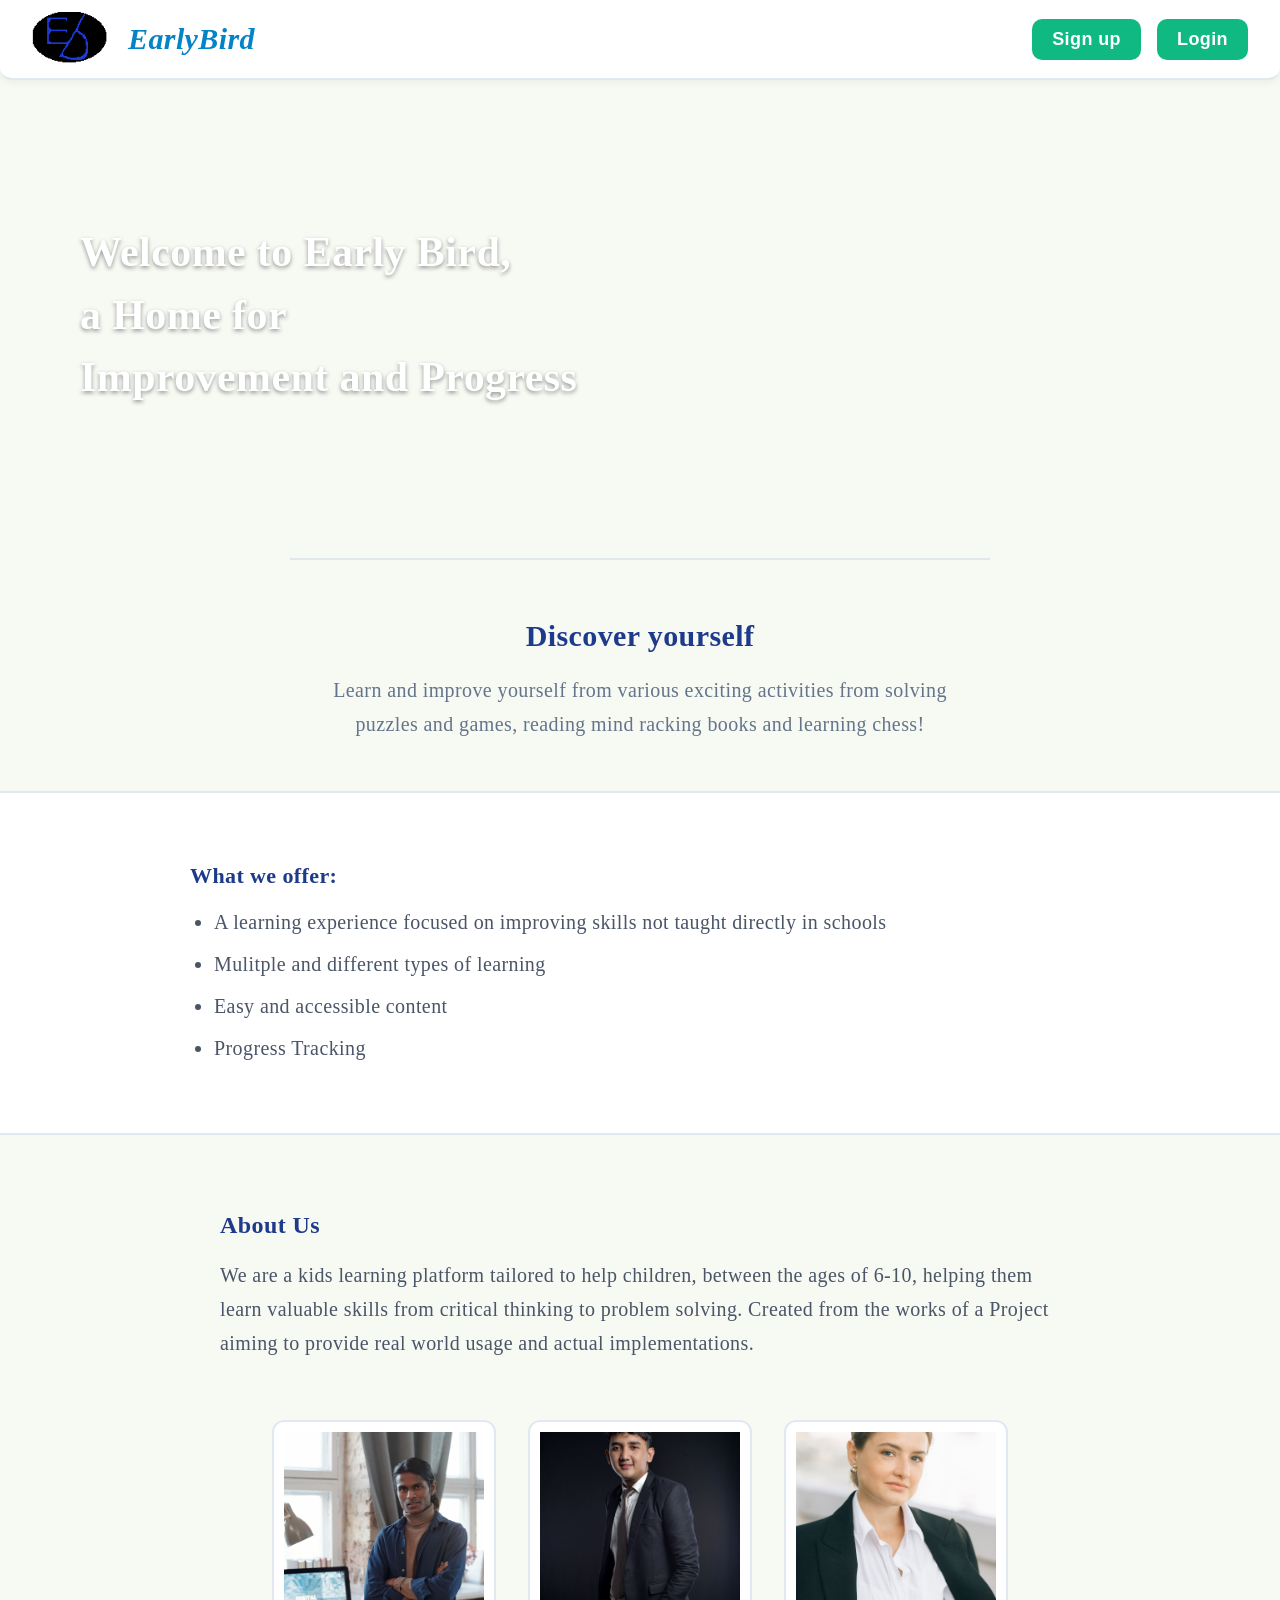
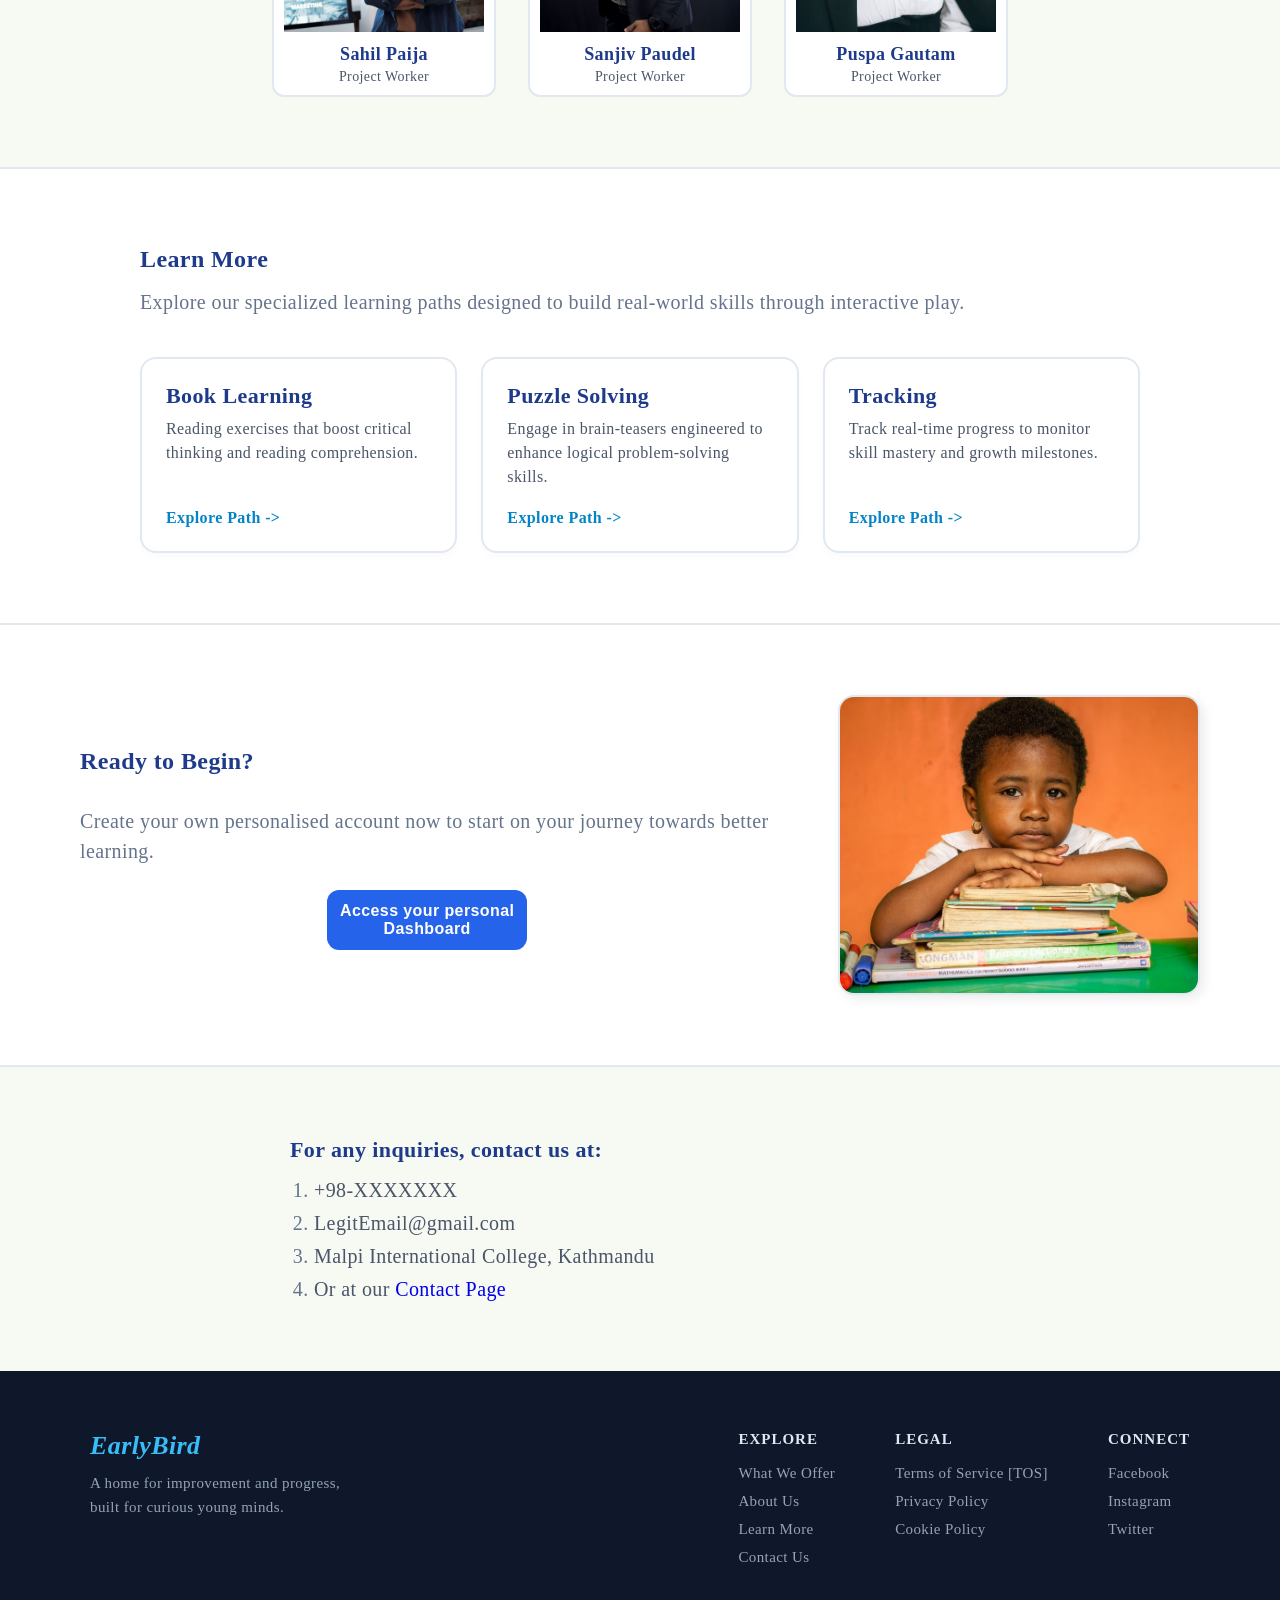
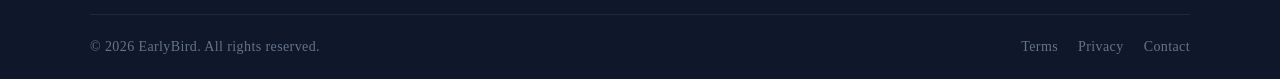
<file: index.html>
<!DOCTYPE html>

<HTML lang="en">

<head>
    <meta charset="UTF-8">
    <meta name="viewport" content="width=device-width ,initial-scale=1.0">
    <title>EarlyBird</title>
    <link rel="stylesheet" href="Style/index.css">
</head>

<body>
    <nav class="navbar">

        <div class="navleft">
        <img class="Logo" src="Assets/Pictures/PixelLogoFrame.png" alt="EarlyBird Logo">
        <p class="LogoName">EarlyBird</p>
        </div>

        <div class="navright">
        <button id="sign_open">Sign up</button>
        <button id="sign_open2">Login</button>
        </div>

        <!-- Sign up modal/pop up -->
        <section class="modal-container" id="modal_container">
            <div class="modal">
                <h1>Sign up</h1>
                <div id="errors"></div>
                <form id="form">
                    <div>
                        <label for="username-input">
                            <svg xmlns="http://www.w3.org/2000/svg" height="24px" viewBox="0 -960 960 960" width="24px"
                                fill="#e3e3e3">
                                <path
                                    d="M367-527q-47-47-47-113t47-113q47-47 113-47t113 47q47 47 47 113t-47 113q-47 47-113 47t-113-47ZM160-160v-112q0-34 17.5-62.5T224-378q62-31 126-46.5T480-440q66 0 130 15.5T736-378q29 15 46.5 43.5T800-272v112H160Z" />
                            </svg>
                        </label>
                        <input type="text" name="username" id="usernameinput" placeholder="Username">
                    </div>

                    <div>
                        <label for="email-input">
                            <span>@</span>
                        </label>
                        <input type="email" name="email" id="emailinput" placeholder="Email">
                    </div>

                    <div>
                        <label for="password-input">
                            <svg xmlns="http://www.w3.org/2000/svg" height="24px" viewBox="0 -960 960 960" width="24px"
                                fill="#e3e3e3">
                                <path
                                    d="M240-80q-33 0-56.5-23.5T160-160v-400q0-33 23.5-56.5T240-640h40v-80q0-83 58.5-141.5T480-920q83 0 141.5 58.5T680-720v80h40q33 0 56.5 23.5T800-560v400q0 33-23.5 56.5T720-80H240Zm296.5-223.5Q560-327 560-360t-23.5-56.5Q513-440 480-440t-56.5 23.5Q400-393 400-360t23.5 56.5Q447-280 480-280t56.5-23.5ZM360-640h240v-80q0-50-35-85t-85-35q-50 0-85 35t-35 85v80Z" />
                            </svg>
                        </label>
                        <input type="password" name="password" id="passwordinput" placeholder="Password">
                    </div>

                    <div>
                        <label for="repeatpassword-input">
                            <svg xmlns="http://www.w3.org/2000/svg" height="24px" viewBox="0 -960 960 960" width="24px"
                                fill="#e3e3e3">
                                <path
                                    d="M240-80q-33 0-56.5-23.5T160-160v-400q0-33 23.5-56.5T240-640h40v-80q0-83 58.5-141.5T480-920q83 0 141.5 58.5T680-720v80h40q33 0 56.5 23.5T800-560v400q0 33-23.5 56.5T720-80H240Zm296.5-223.5Q560-327 560-360t-23.5-56.5Q513-440 480-440t-56.5 23.5Q400-393 400-360t23.5 56.5Q447-280 480-280t56.5-23.5ZM360-640h240v-80q0-50-35-85t-85-35q-50 0-85 35t-35 85v80Z" />
                            </svg>
                        </label>
                        <input type="password" name="repeatpassword" id="repeatpasswordinput"
                            placeholder="Repeat Password">
                    </div>

                    <button type="submit" id="Signupbutton">Sign Up</button>
                    <button type="button" id="sign_close">Close</button>
                    <p>Already have an account?<button id="login" type="button">Login</button></p>
                </form>
            </div>
        </section>

        <!-- Login modal/pop up -->
        <section class="login-modal-container" id="login_modal_container">
            <div class="login_modal">
                <h1>Login</h1>
                <div id="login_errors"></div>

                <form id="login_form">

                    <div>
                        <label for="loginusername_input">
                            <svg xmlns="http://www.w3.org/2000/svg" height="24px" viewBox="0 -960 960 960" width="24px"
                                fill="#e3e3e3">
                                <path
                                    d="M367-527q-47-47-47-113t47-113q47-47 113-47t113 47q47 47 47 113t-47 113q-47 47-113 47t-113-47ZM160-160v-112q0-34 17.5-62.5T224-378q62-31 126-46.5T480-440q66 0 130 15.5T736-378q29 15 46.5 43.5T800-272v112H160Z" />
                            </svg>
                        </label>
                        <input type="text" name="username" id="loginusername_input" placeholder="Username">
                    </div>

                    <div>
                        <label for="loginpassword_input">
                            <svg xmlns="http://www.w3.org/2000/svg" height="24px" viewBox="0 -960 960 960" width="24px"
                                fill="#e3e3e3">
                                <path
                                    d="M240-80q-33 0-56.5-23.5T160-160v-400q0-33 23.5-56.5T240-640h40v-80q0-83 58.5-141.5T480-920q83 0 141.5 58.5T680-720v80h40q33 0 56.5 23.5T800-560v400q0 33-23.5 56.5T720-80H240Zm296.5-223.5Q560-327 560-360t-23.5-56.5Q513-440 480-440t-56.5 23.5Q400-393 400-360t23.5 56.5Q447-280 480-280t56.5-23.5ZM360-640h240v-80q0-50-35-85t-85-35q-50 0-85 35t-35 85v80Z" />
                            </svg>
                        </label>
                        <input type="password" name="password" id="loginpassword_input" placeholder="Password">
                    </div>

                    <button type="submit" id="Loginsubmit">Login</button>
                    <button type="button" id="login_close">Close</button>
                    <p>Don't have an account? <button type="button" id="switch_to_signup">Sign Up</button></p>

                </form>
            </div>
        </section>

    </nav>

    <main class="classIndex">
        <section class="Welcome" id="welcome">
            <p>
                <span>Welcome to Early Bird,</span>
                <span>a Home for</span>
                <span>Improvement and Progress</span>
            </p>
        </section>

        <section class="Discover" id="discover">
            <h1>Discover yourself</h1>
            <p>
                Learn and improve yourself from various exciting activities from solving puzzles and games, reading mind
                racking
                books and learning chess!
            </p>
        </section>

        <section class="Offer" id="offer">
            <div>
                What we offer:
                <ul class="list">
                    <li>
                        A learning experience focused on improving skills not taught directly in schools
                    </li>
                    <li>
                        Mulitple and different types of learning
                    </li>
                    <li>
                        Easy and accessible content
                    </li>
                    <li>
                        Progress Tracking
                    </li>
                </ul>
            </div>
        </section>

        <section class="About" id="about">
            <p class="AboutPara">
                <b>About Us </b>
                We are a kids learning platform tailored to help children, between the ages of 6-10,
                helping them learn valuable skills from critical thinking to problem solving.
                Created from the works of a Project aiming to provide real world usage and actual implementations.
            </p>

            <div class="AboutUsImgs">
                <div class="AboutUsImgsItem">
                    <img src="Assets/Pictures/Person1 - Compressed.jpg" alt="Group Member 1">
                    <div class="MemberInfo">
                    <span class="name">Sahil Paija</span>
                    <span class="role">Project Worker</span>
                    </div>
                </div>

                <div class="AboutUsImgsItem">
                    <img src="Assets/Pictures/Person2 - Compressed.jpg" alt="Group Member 2">
                    <div class="MemberInfo">
                    <span class="name">Sanjiv Paudel </span>
                    <span class="role">Project Worker</span>
                    </div>
                </div>

                <div class="AboutUsImgsItem">
                    <img src="Assets/Pictures/Person3 - Compressed.jpg" alt="Group Member 3">
                    <div class="MemberInfo">
                    <span class="name">Puspa Gautam</span>
                    <span class="role">Project Worker</span>
                    </div>
                </div>
            </div>
        </section>

        <section class="LearnMore" id="learnmore">
            <div class="LearnMorecontent">
                <div class="LearnMoreheader">
                    <h1>Learn More</h1>
                    <p>Explore our specialized learning paths designed to build real-world skills through interactive
                        play.</p>
                </div>

                <div class="LearnMorelinks">
                    <a href="LearnMore.html" class="LearnMorecard">
                        <h2>Book Learning</h2>
                        <p>Reading exercises that boost critical thinking and reading comprehension.</p>
                        <span class="cardaction">Explore Path -></span>
                    </a>

                    <a href="LearnMore.html" class="LearnMorecard">
                        <h2>Puzzle Solving</h2>
                        <p>Engage in brain-teasers engineered to enhance logical problem-solving skills.</p>
                        <span class="cardaction">Explore Path -></span>
                    </a>

                    <a href="LearnMore.html" class="LearnMorecard">
                        <h2>Tracking</h2>
                        <p>Track real-time progress to monitor skill mastery and growth milestones.</p>
                        <span class="cardaction">Explore Path -></span>
                    </a>
                </div>
            </div>
        </section>
        
        <section class="StartNow" id="startnow">
            <div class="StartText">
                <h1>Ready to Begin?</h1>
                <p>Create your own personalised account now to start on your journey towards better learning.</p>
                <button class="StartButton" id="StartButton">Access your personal Dashboard</button>
            </div>

            <div class="StartImg">
                <img src="Assets/Pictures/KidOnBooks- Compressed.jpg" alt="Kid on Books" loading="lazy">
            </div>

        </section>

        <section class="Contact" id="contact">
            <div>
                <p>For any inquiries, contact us at:</p>
                <ol>
                    <li>
                        <p>+98-XXXXXXX</p>
                    </li>
                    <li>
                        <p>LegitEmail@gmail.com</p>
                    </li>
                    <li>
                        <p>Malpi International College, Kathmandu</p>
                    </li>
                    <li>
                        <p>Or at our <a class="ContactPage" href="../Pages/Contact.html"> Contact Page </a> </p>
                    </li>
                </ol>
            </div>
        </section>
    </main>

    <footer class="footer">
        <div class="footercontent">
            <div class="footerbrand">
                <p class="footerlogo">EarlyBird</p>
                <p class="footertagline">A home for improvement and progress, built for curious young minds.</p>
            </div>

            <div class="footerlinks">
                <div class="footercolumn">
                    <h3>Explore</h3>
                    <ul>
                        <li><a href="#offer">What We Offer</a></li>
                        <li><a href="#about">About Us</a></li>
                        <li><a href="#learnmore">Learn More</a></li>
                        <li><a href="#contact">Contact Us</a></li>
                    </ul>
                </div>

                <div class="footercolumn">
                    <h3>Legal</h3>
                    <ul>
                        <li><a href="../Pages/TermsOfService.html">Terms of Service [TOS]</a></li>
                        <li><a href="../Pages/PrivacyPolicy.html">Privacy Policy</a></li>
                        <li><a href="../Pages/CookiePolicy.html">Cookie Policy</a></li>
                    </ul>
                </div>

                <div class="footercolumn">
                    <h3>Connect</h3>
                    <ul>
                        <li><a href="#" aria-label="EarlyBird on Facebook">Facebook</a></li>
                        <li><a href="#" aria-label="EarlyBird on Instagram">Instagram</a></li>
                        <li><a href="#" aria-label="EarlyBird on Twitter">Twitter</a></li>
                    </ul>
                </div>
            </div>
        </div>

        <div class="footerbottom">
            <p>&copy; 2026 EarlyBird. All rights reserved.</p>
            <ul class="footerbottomlinks">
                <li><a href="../Pages/TermsOfService.html">Terms</a></li>
                <li><a href="../Pages/PrivacyPolicy.html">Privacy</a></li>
                <li><a href="../Pages/Contact.html">Contact</a></li>
            </ul>
        </div>
    </footer>

    <script src="JS/index.js"></script>
</body>


</HTML>
</file>
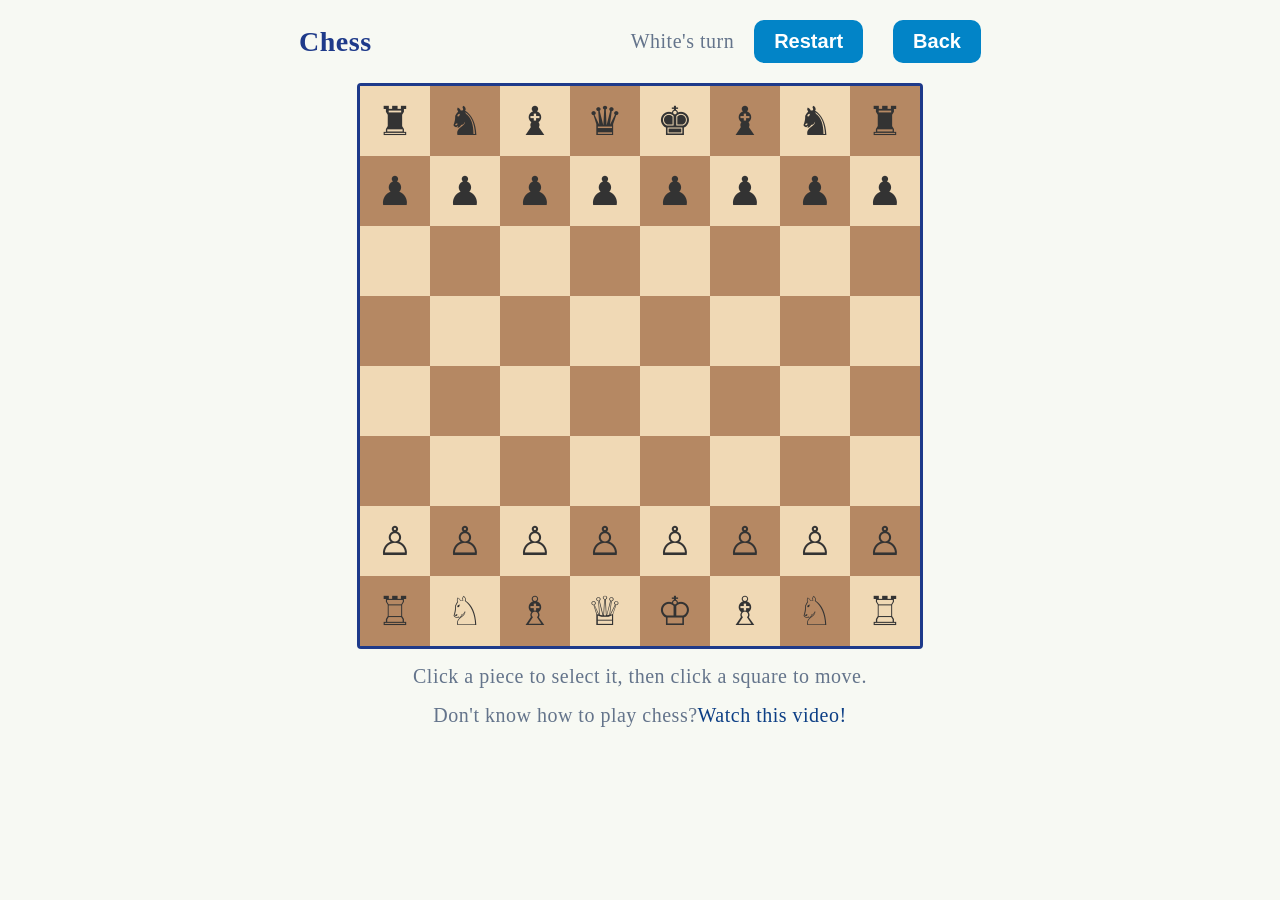
<file: Pages/Chess.html>
<!DOCTYPE html>

<html lang="en">
    <head>
        <meta charset="UTF-8">
        <meta name="viewport" content="width=device-width, initial-scale=1.0">
        <title>EarlyBird Chess</title>
        <link rel="stylesheet" href="../Style/Chess.css">
    </head>

    <body>
        <main>

            <!-- Chess game -->
            <section id="game-chess">
                <div class="GameHeader">
                    <h2 class="GameTitle">Chess</h2>
                    <div class="GameControls">
                        <span class="GameStat" id="chessTurn">White's turn</span>
                        <button class="ResetButton" id="chessReset">Restart</button>
                        <button class="BackButton" id="backTo">Back</button>
                    </div>
                </div>
                <div class="ChessWrap">
                    <div class="ChessBoard" id="chessBoard"></div>
                </div>
                <p class="ChessHint" id="chessStatus">Click any piece to select it, then click a square for it to move onto.</p>
                <p class="ChessTutorial">Don't know how to play chess?<a href="https://www.youtube.com/watch?v=YdnvlntAQH8" target="_blank"> Watch this video!</a></p>

                <div class="WinBanner" id="chessWinBanner">
                <p>Chess Match finished! Winner:<b id="chessWinner"></b> </p>
                <button class="ResetButton" id="chessWinReset">Play Again!</button>
            </div>
            </section>

        </main>

        <script src="../JS/Chess.js"></script>
    </body>
</html>
</file>
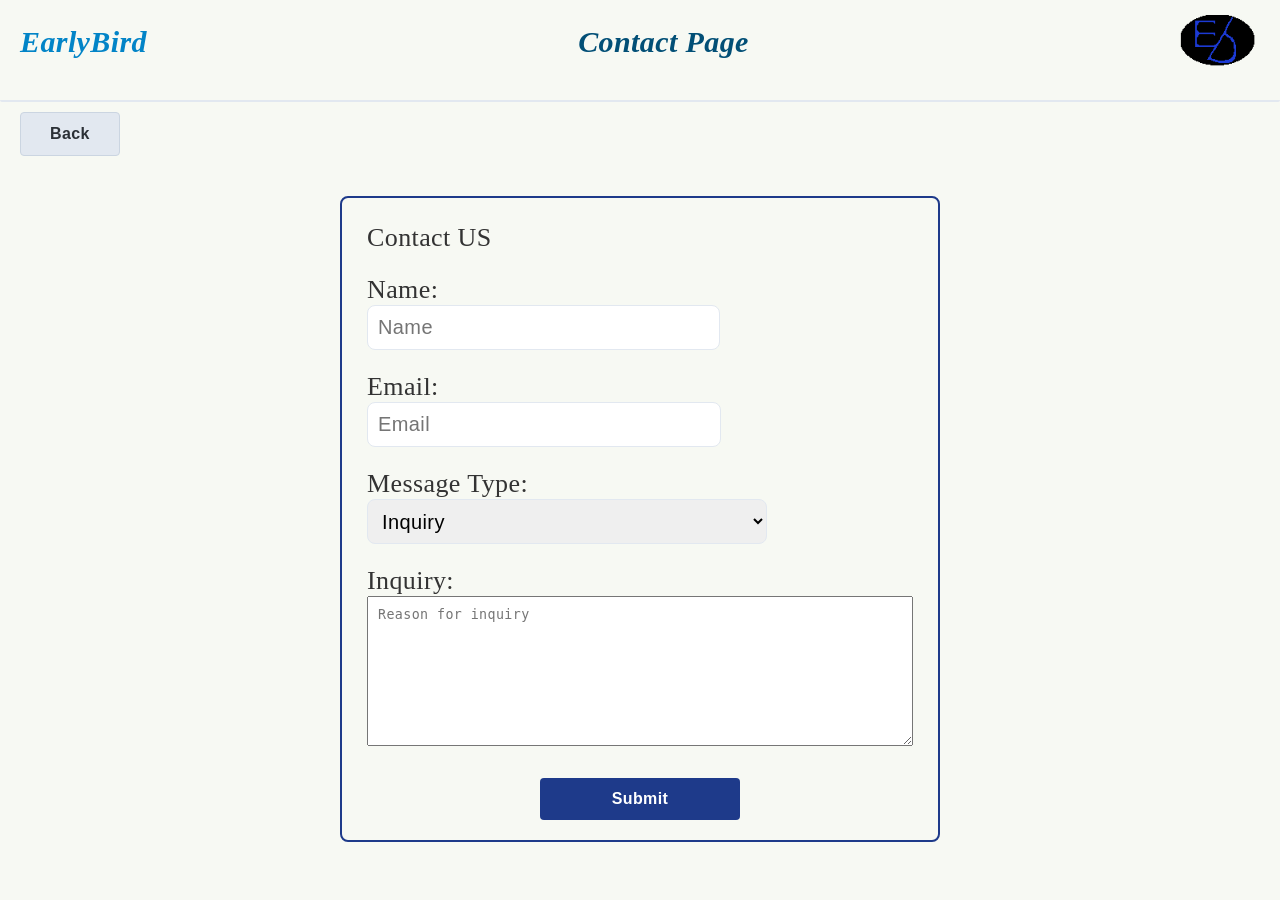
<file: Pages/Contact.html>
<!DOCTYPE html>

<html lang="en">

<head>
    <meta charset="UTF-8">
    <meta name="viewport" content="width=device-width, initial-scale=1.0">
    <title>EarlyBird Profile</title>
    <link rel="stylesheet" href="../Style/Contact.css">
</head>

<body>

    <main>
        <nav class="navbar">
            <p class="LogoName">EarlyBird</p>
            <p class="ContactPage">Contact Page</p>
            <img class="Logo" src="../Assets/Pictures/PixelLogoFrame.png" alt="EarlyBird Logo">
        </nav>

        <button type="button" id="BackButton">Back</button>

        <form id="ContactFormContainer">
            <div class="FormContainerChild">
                <p>Contact US</p>
            </div>

            <div class="FormContainerChild">
                <label for="name">Name: </label>
                <input type="text" id="name" name="name" placeholder="Name" required>
            </div>

            <div class="FormContainerChild">
                <label for="email">Email: </label>
                <input type="email" id="email" name="email" placeholder="Email" required>
            </div>

            <div class="FormContainerChild">
                <label for="type">Message Type: </label>
                <select id="type" name="type" required>
                    <option value="">-- Reason for Contact --</option>
                    <option value="inquiry">Inquiry</option>
                    <option value="complaint">Complaint</option>
                    <option value="review">Review</option>
                    <option value='other'>Other</option>
                </select>
            </div>

            <div class="FormContainerChild" id="inquirysection">
                <label for="inquiry">Inquiry: </label>
                <textarea id="inquiry" name="inquiry" placeholder="Reason for inquiry"></textarea>
            </div>

            <div class="FormContainerChild" id="complaintsection">
                <label for="complaint">Complaint: </label>
                <textarea id="complaint" name="complaint" placeholder="Reason for Complaint"></textarea>
            </div>

            <div class="FormContainerChild" id="reviewsection">
                <label>Review: </label>
                <p class="starratingLabel">Star Rating:</p>
                <div class="starrating">
                    <!-- 5 Star -->
                    <input type="radio" id="star5" name="rating" value="5">
                    <label for="star5" title="5 stars">★</label>

                    <!-- 4 Star -->
                    <input type="radio" id="star4" name="rating" value="4">
                    <label for="star4" title="4 stars">★</label>

                    <!-- 3 Star -->
                    <input type="radio" id="star3" name="rating" value="3">
                    <label for="star3" title="3 stars">★</label>

                    <!-- 2 Star -->
                    <input type="radio" id="star2" name="rating" value="2">
                    <label for="star2" title="2 stars">★</label>

                    <!-- 1 Star -->
                    <input type="radio" id="star1" name="rating" value="1">
                    <label for="star1" title="1 star">★</label>
                </div>

                <label for="comment">Comments: </label>
                <textarea id="comment" name="comment" placeholder="Comment!"></textarea>
            </div>

            <div class="FormContainerChild" id="othersection">
                <label for="otherText">Other: </label>
                <textarea id="otherText" name="otherText" placeholder="Type here!"></textarea>
            </div>

            <div class="FormButton" id="submitbutton">
                <button type="submit">Submit</button>
            </div>
        </form>

    </main>
    <script src="../JS/Contact.js"></script>
</body>

</html>
</file>
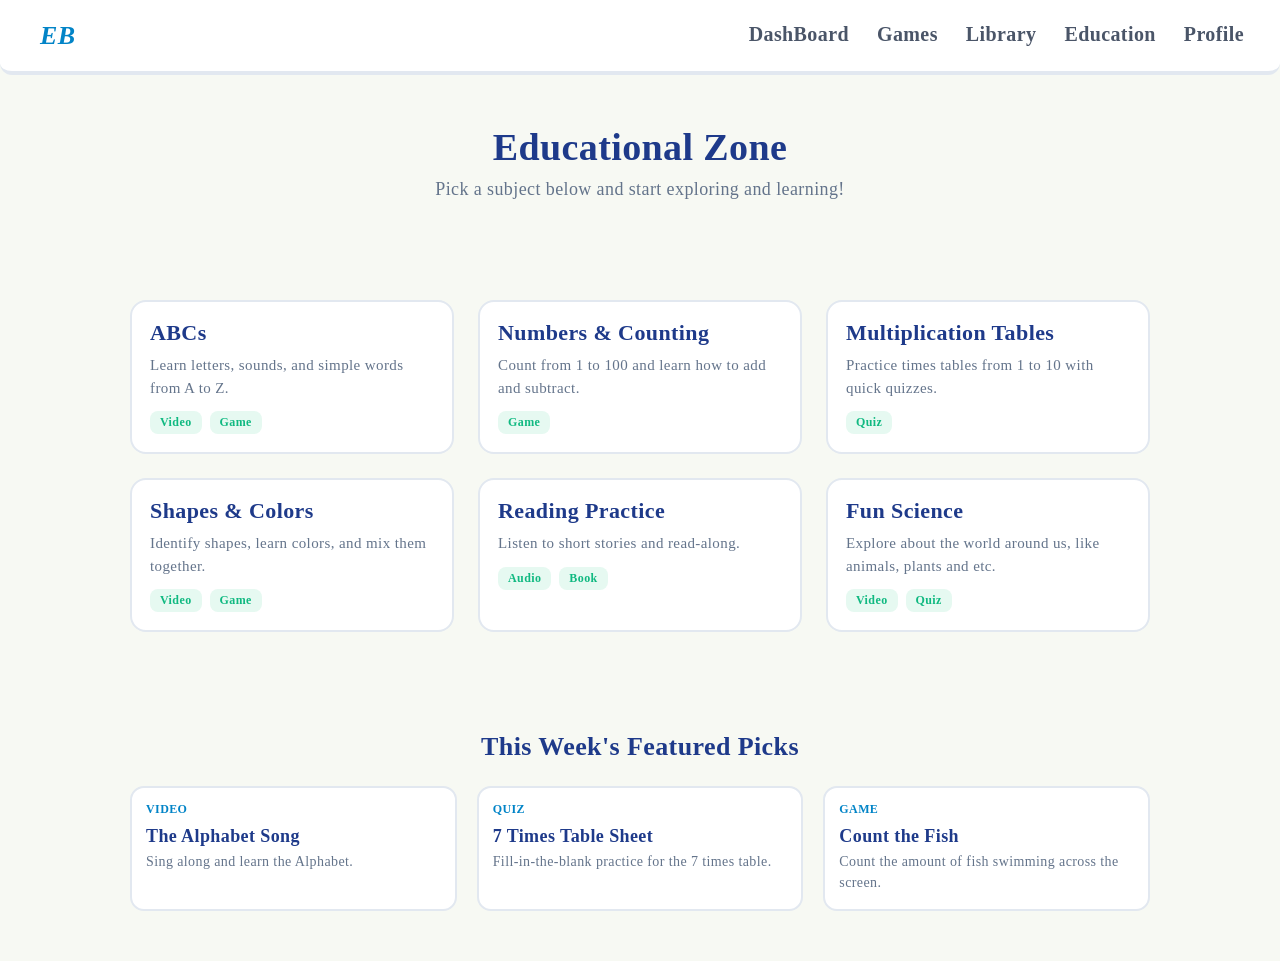
<file: Pages/Educational.html>
<!DOCTYPE html>

<html lang="en">

<head>
    <meta charset="UTF-8">
    <meta name="viewport" content="width=device-width, initial-scale=1.0">
    <title>EarlyBird Educational Page</title>
    <link rel="stylesheet" href="../Style/Educational.css">
</head>

<body>
    <nav class="navbar">
        <div class="nav-left">
            <p class="LogoName">EB</p>
        </div>
        <div class="nav-right">
            <p class="navbaritem" id="profile"><a href="HomePage.html">DashBoard</a></p>
            <p class="navbaritem" id="games"><a href="Games.html">Games</a></p>
            <p class="navbaritem" id="library"><a href="Library.html">Library</a></p>
            <p class="navbaritem" id="games"><a href="Educational.html">Education</a></p>
            <p class="navbaritem" id="profile"><a href="Profile.html">Profile</a></p>
        </div>
    </nav>

    <main class="main">

        <section class="eduheader">
            <h1>Educational Zone</h1>
            <p>Pick a subject below and start exploring and learning!</p>
        </section>

        <section class="subjectsection">
            <div class="subjectgrid">

                <a href="#" class="subjectcard">
                    <div class="subjectinfo">
                        <h2>ABCs</h2>
                        <p>Learn letters, sounds, and simple words from A to Z.</p>
                        <div class="tags">
                            <span class="tag">Video</span>
                            <span class="tag">Game</span>
                        </div>
                    </div>
                </a>

                <a href="#" class="subjectcard">
                    <div class="subjectinfo">
                        <h2>Numbers & Counting</h2>
                        <p>Count from 1 to 100 and learn how to add and subtract.</p>
                        <div class="tags">
                            <span class="tag">Game</span>
                        </div>
                    </div>
                </a>

                <a href="#" class="subjectcard">
                    <div class="subjectinfo">
                        <h2>Multiplication Tables</h2>
                        <p>Practice times tables from 1 to 10 with quick quizzes.</p>
                        <div class="tags">
                            <span class="tag">Quiz</span>
                        </div>
                    </div>
                </a>

                <a href="#" class="subjectcard">
                    <div class="subjectinfo">
                        <h2>Shapes & Colors</h2>
                        <p>Identify shapes, learn colors, and mix them together.</p>
                        <div class="tags">
                            <span class="tag">Video</span>
                            <span class="tag">Game</span>
                        </div>
                    </div>
                </a>

                <a href="#" class="subjectcard">
                    <div class="subjectinfo">
                        <h2>Reading Practice</h2>
                        <p>Listen to short stories and read-along.</p>
                        <div class="tags">
                            <span class="tag">Audio</span>
                            <span class="tag">Book</span>
                        </div>
                    </div>
                </a>

                <a href="#" class="subjectcard">
                    <div class="subjectinfo">
                        <h2>Fun Science</h2>
                        <p>Explore about the world around us, like animals, plants and etc.</p>
                        <div class="tags">
                            <span class="tag">Video</span>
                            <span class="tag">Quiz</span>
                        </div>
                    </div>
                </a>

            </div>
        </section>

        <!-- Featured resources -->
        <section class="featuredsection">
            <h2>This Week's Featured Picks</h2>
            <div class="featuredgrid">

                <div class="featuredcard">
                    <span class="typelabel">Video</span>
                    <h3>The Alphabet Song</h3>
                    <p>Sing along and learn the Alphabet.</p>
                </div>

                <div class="featuredcard">
                    <span class="typelabel">Quiz</span>
                    <h3>7 Times Table Sheet</h3>
                    <p>Fill-in-the-blank practice for the 7 times table.</p>
                </div>

                <div class="featuredcard">
                    <span class="typelabel">Game</span>
                    <h3>Count the Fish</h3>
                    <p>Count the amount of fish swimming across the screen.</p>
                </div>

            </div>
        </section>

    </main>

    <script src="../JS/ProjectCodeJS.js"></script>
</body>


</html>
</file>
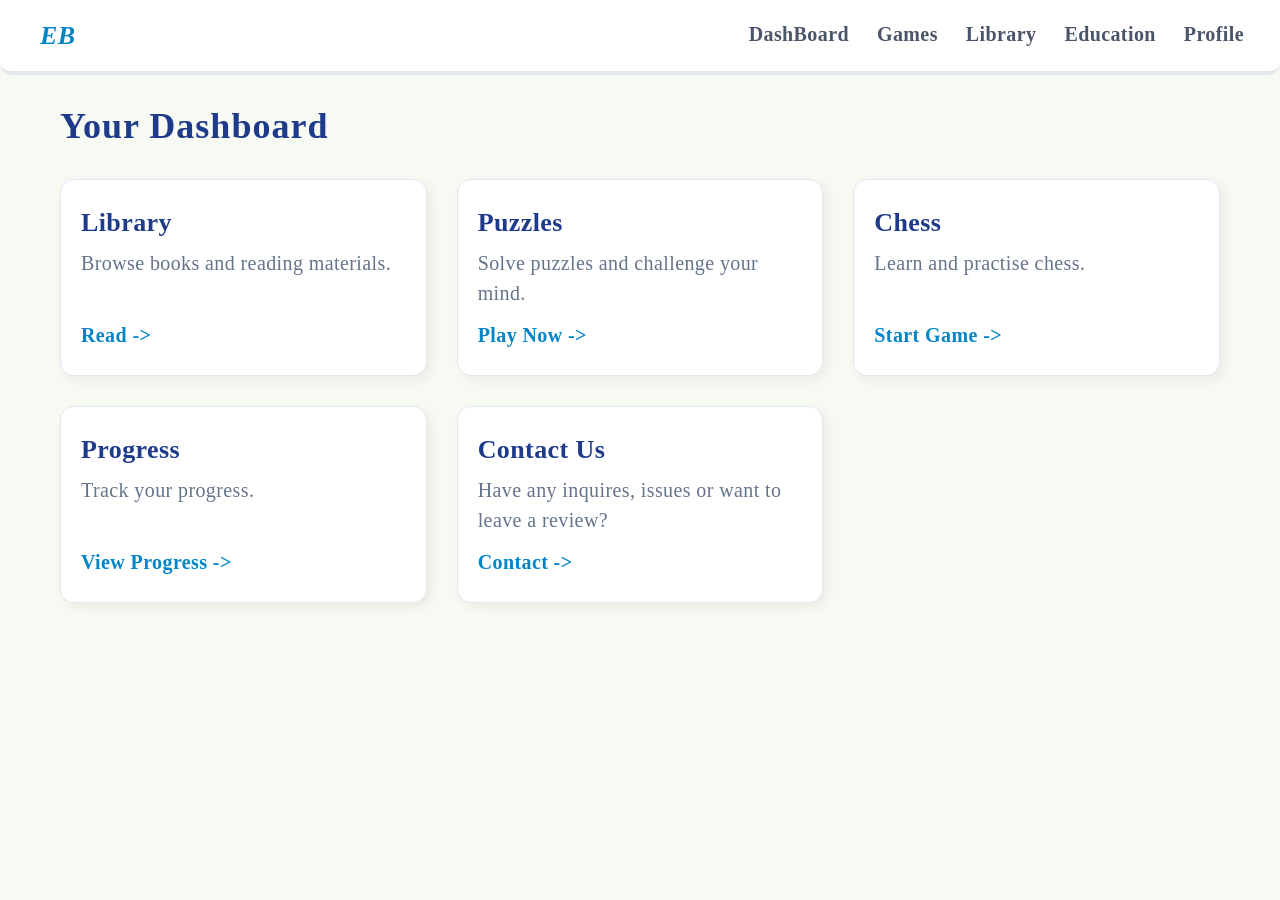
<file: Pages/HomePage.html>
<!DOCTYPE html>

<html lang="en">
    <head>
        <meta charset="UTF-8">
        <meta name="viewport" content="width=device-width, initial-scale=1.0">
        <title>EarlyBird Home Page</title>
        <link rel="stylesheet" href="../Style/HomePage.css">
    </head>

    <body>
        <nav class="navbar">
            <div class="nav-left">
            <p class="LogoName">EB</p>
            </div>
            <div class="nav-right">
            <p class="navbaritem" id="profile"><a href="HomePage.html">DashBoard</a></p>
            <p class="navbaritem" id="games"><a href="Games.html">Games</a></p>
            <p class="navbaritem" id="library"><a href="Library.html">Library</a></p>
            <p class="navbaritem" id="games"><a href="Educational.html">Education</a></p>
            <p class="navbaritem" id="profile"><a href="Profile.html">Profile</a></p>
            </div>
        </nav>

        <main class="mainHome">

            <h1 class="Dashboard">Your Dashboard</h1>

            <div class="BoxGrid">

                <section class="Box">
                    <!-- Goes to Library -->
                    <h2 class="BoxTitle">Library</h2>
                    <p class="BoxDescription">Browse books and reading materials.</p>
                    <a href="Library.html" class="BoxLink">Read -></a>
                </section>

                <section class="Box">
                    <!-- Goes to Games -->
                    <h2 class="BoxTitle">Puzzles</h2>
                    <p class="BoxDescription">Solve puzzles and challenge your mind.</p>
                    <a href="Games.html" class="BoxLink">Play Now -></a>
                </section>

                <section class="Box">
                    <!-- Goes to Games-->
                    <h2 class="BoxTitle">Chess</h2>
                    <p class="BoxDescription">Learn and practise chess.</p>
                    <a href="Games.html" class="BoxLink">Start Game -></a>
                </section>

                <section class="Box">
                    <!-- Goes to Profile -->
                    <h2 class="BoxTitle">Progress</h2>
                    <p class="BoxDescription">Track your progress.</p>
                    <a href="Profile.html" class="BoxLink">View Progress -></a>
                </section>

                <section class="Box">
                    <!-- Goes to Contact -->
                     <h2 class="BoxTitle" >Contact Us</h2>
                     <p class="BoxDescription">Have any inquires, issues or want to leave a review?</p>
                     <a href="Contact.html" class="BoxLink">Contact -></a>
                </section>

            </div>
            
        </main>

        <script src="../JS/ProjectCodeJS.js"></script>
    </body>


</html>
</file>
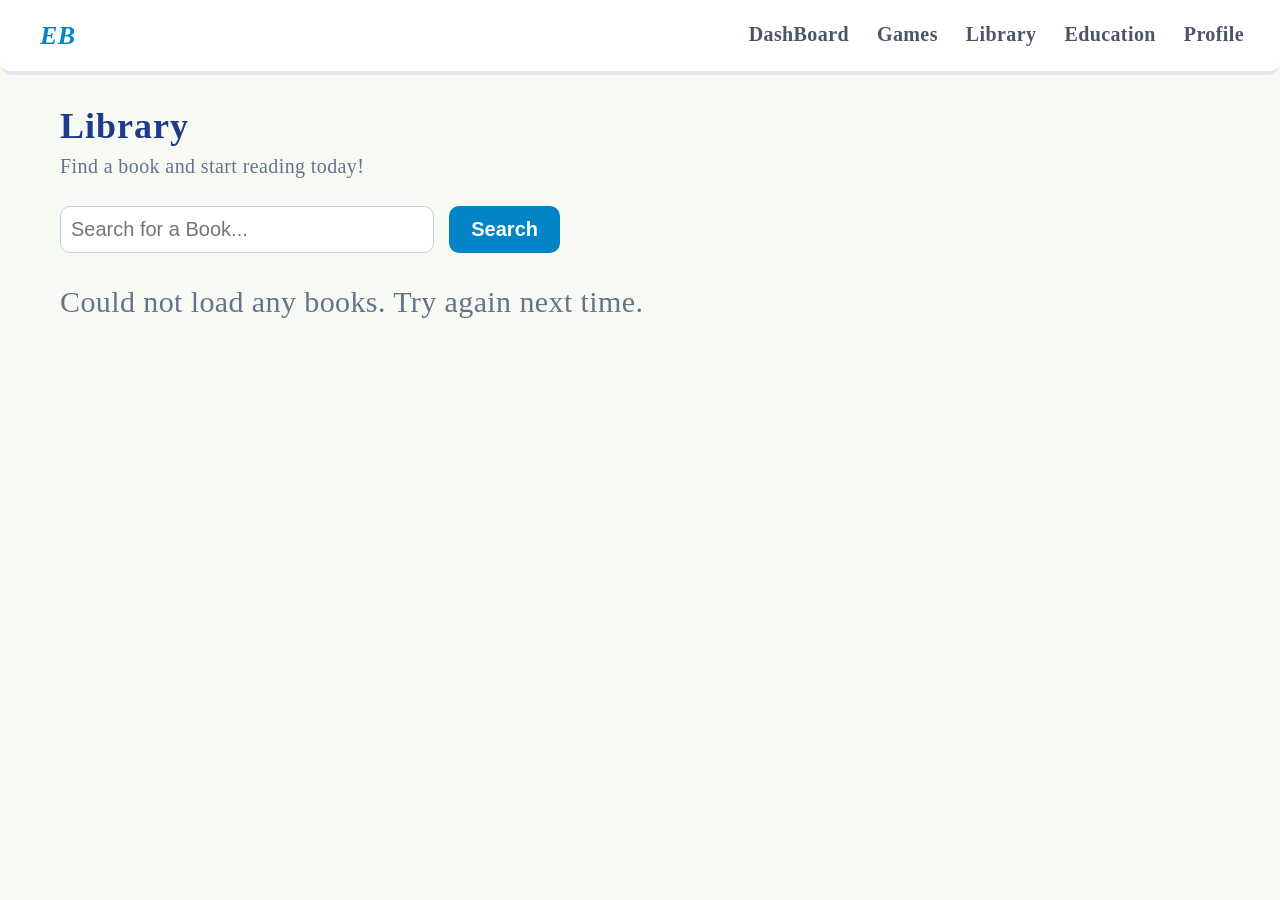
<file: Pages/Library.html>
<!DOCTYPE html>

<html lang="en">
    <head>
        <meta charset="UTF-8">
        <meta name="viewport" content="width=device-width, initial-scale=1.0">
        <title>EarlyBird Library</title>
        <link rel="stylesheet" href="../Style/Library.css">
    </head>

    <body>
        <nav class="navbar">
            <div class="nav-left">
            <p class="LogoName">EB</p>
            </div>
            <div class="nav-right">
            <p class="navbaritem" id="profile"><a href="HomePage.html">DashBoard</a></p>
            <p class="navbaritem" id="games"><a href="Games.html">Games</a></p>
            <p class="navbaritem" id="library"><a href="Library.html">Library</a></p>
            <p class="navbaritem" id="games"><a href="Educational.html">Education</a></p>
            <p class="navbaritem" id="profile"><a href="Profile.html">Profile</a></p>
            </div>
        </nav>

        <main class="mainLibrary">

            <h1 class="PageTitle">Library</h1>
            <p class="PageSubTitle">Find a book and start reading today!</p>

            <!-- Search Bar-->
            <div class="SearchBar">
                <input type="text" id="searchInput" placeholder="Search for a Book...">
                <button id="searchButton">Search</button>
            </div>

            <!-- Status Message -->
            <p class="StatusMsg" id="statusMsg"></p>

            <!-- Book Grid-->
            <div class="BookGrid" id="bookGrid"></div>

            <!-- Reader Modal -->
            <div class="reader-overlay" id="reader_Overlay">
                <div class="reader-modal">

                    <div class="reader-header">
                        <h2 id="reader_Title">Book Title</h2>
                        <button class="reader-close" id="reader_Close">Close</button>
                    </div>

                    <div class="reader-controls">
                        <label for="fontSizeRange">Text size</label>
                        <input type="range" id="fontSizeRange" min="10" max="30" value="20">
                    </div>

                    <div class="reader-content" id="reader_Content">
                        <p class="reader-loading">Loading book...</p>
                    </div>

                </div>

            </div>

        </main>

        <script src="../JS/Library.js"></script>

    </body>


</html>
</file>
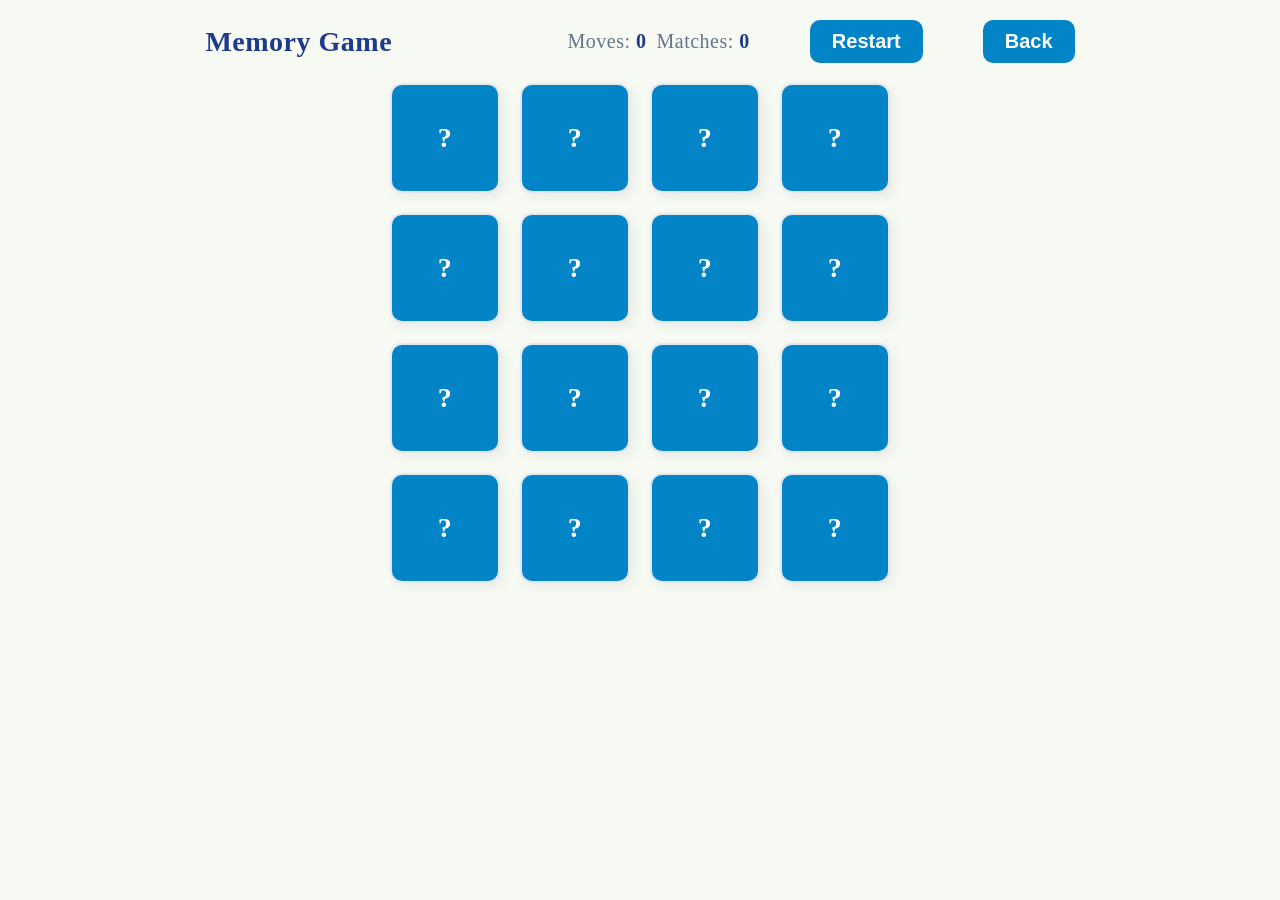
<file: Pages/Memory.html>
<!DOCTYPE html>

<html lang="en">

<head>
    <meta charset="UTF-8">
    <meta name="viewport" content="width=device-width, initial-scale=1.0">
    <title>EarlyBird Puzzle</title>
    <link rel="stylesheet" href="../Style/Memory.css">
</head>

<body>
    <main>

        <!-- Memory game -->
        <section id="game-memory">
            <div class="GameHeader">
                <h2 class="GameTitle">Memory Game</h2>
                <div class="GameControls">
                    <span class="GameStat">Moves: <b id="memoryMoves">0</b></span>
                    <span class="GameStat">Matches: <b id="memoryMatches">0</b></span>
                    <button class="ResetButton" id="memoryReset">Restart</button>
                    <button class="BackButton" id="backTo">Back</button>
                </div>
            </div>
            <div class="MemoryGrid" id="memoryGrid"></div>
            <div class="WinBanner" id="memoryWin">
                <p>You won! With <b id="memoryWinMoves">0</b> moves! In <b id="memoryWinMatches">0</b> matches!</p>
                <button class="ResetButton" id="memoryWinReset">Play Again</button>
            </div>
        </section>
    </main>

    <script src="../JS/Memory.js"></script>
</body>

</html>
</file>
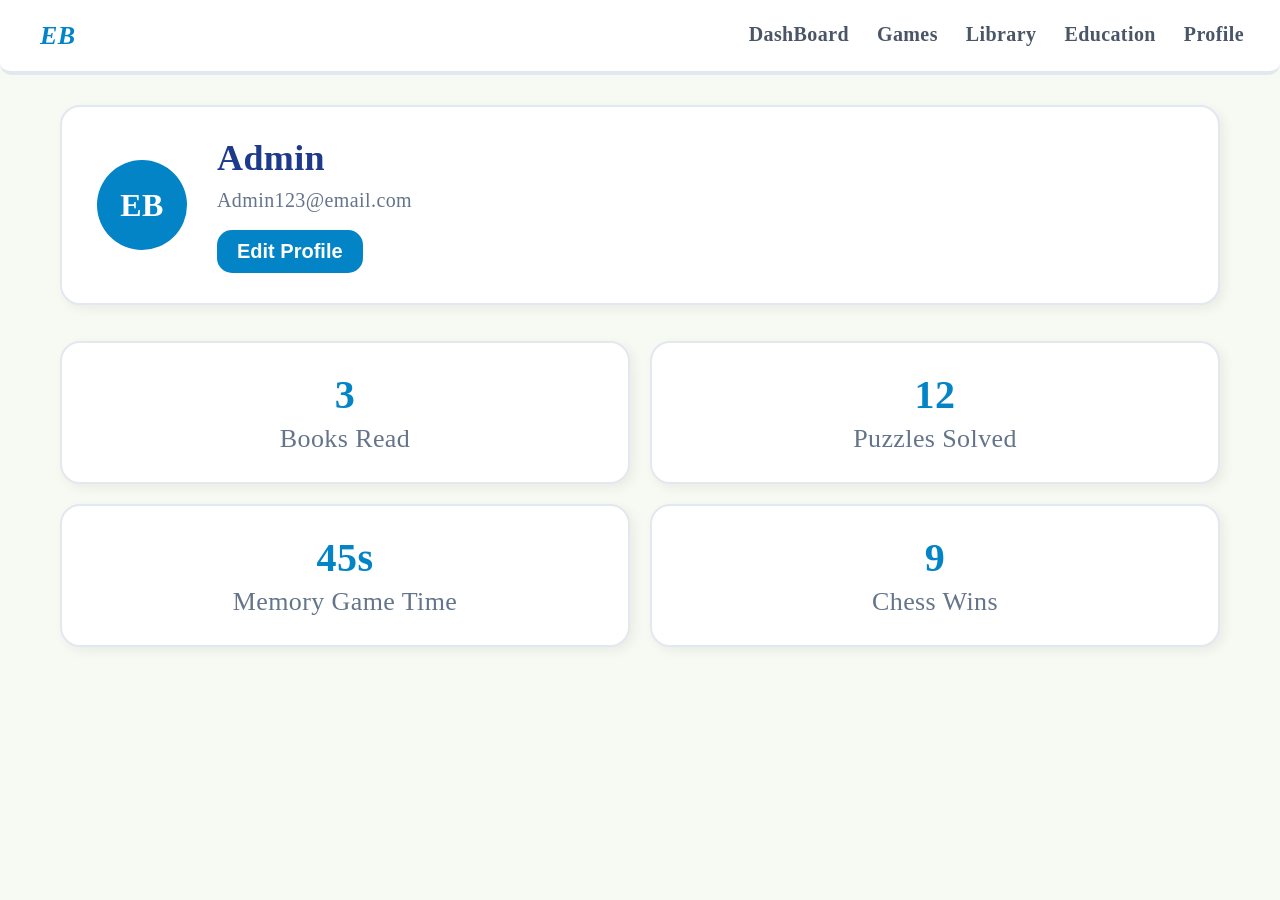
<file: Pages/Profile.html>
<!DOCTYPE html>

<html lang="en">
    <head>
        <meta charset="UTF-8">
        <meta name="viewport" content="width=device-width, initial-scale=1.0">
        <title>EarlyBird Profile</title>
        <link rel="stylesheet" href="../Style/Profile.css">
    </head>

    <body>
        <nav class="navbar">
            <div class="nav-left">
            <p class="LogoName">EB</p>
            </div>
            <div class="nav-right">
            <p class="navbaritem" id="profile"><a href="HomePage.html">DashBoard</a></p>
            <p class="navbaritem" id="games"><a href="Games.html">Games</a></p>
            <p class="navbaritem" id="library"><a href="Library.html">Library</a></p>
            <p class="navbaritem" id="games"><a href="Educational.html">Education</a></p>
            <p class="navbaritem" id="profile"><a href="Profile.html">Profile</a></p>
            </div>
        </nav>

        <main class="Profile">

            <!-- Profile Header -->
            <section class="ProfileHead">
                <div class="ProfileHeader">
                    <div class="AvatarPfp">
                        <span class="Avatar" id="avatar">EB</span>
                    </div>
                    <div class="ProfileInfo">
                        <h1 class="ProfileName" id="profileName">Admin</h1>
                        <p class="ProfileEmail" id="profileEmail">Admin123@email.com</p>
                        <button class="EditButton" id="editButton">Edit Profile</button>
                    </div>
                </div>
            </section>

            <!-- Stats -->
            <section class="Stats">
                <div class="StatsRow">
                    <div class="StatBox">
                        <p class="StatNumber">3</p>
                        <p class="StatLabel">Books Read</p>
                    </div>
                    <div class="StatBox">
                        <p class="StatNumber">12</p>
                        <p class="StatLabel">Puzzles Solved</p>
                    </div>
                    <div class="StatBox">
                        <p class="StatNumber">45s</p>
                        <p class="StatLabel">Memory Game Time</p>
                    </div>
                    <div class="StatBox">
                        <p class="StatNumber">9</p>
                        <p class="StatLabel">Chess Wins</p>
                    </div>
                </div>
            </section>

        </main>

        <!-- Edit Modal — outside main, same as index modals -->
        <section class="edit-modal-container" id="edit_modal_container">
            <div class="Edit-Modal">
                <h2 class="EditModalTitle">Edit Profile</h2>
                <div class="ModalErrors" id="ModalErrors"></div>
                <div class="ModalRow">
                    <label for="nameInput">Name</label>
                    <input type="text" id="nameInput" placeholder="Your name">
                </div>
                <div class="ModalRow">
                    <label for="emailInput">Email</label>
                    <input type="email" id="emailInput" placeholder="Your email">
                </div>
                <div class="ModalButtons">
                    <button class="SaveButton" id="saveButton">Save</button>
                    <button class="CancelButton" id="cancelButton">Cancel</button>
                </div>
            </div>
        </section>

        <script src="../JS/Profile.js"></script>
    </body>
</html>
</file>
<file: Style/index.css>
/* Font size and background colour */
* {
    box-sizing: border-box;
    margin: 0;
    padding: 0;
    letter-spacing: 0.4px;
}

body {
    font-size: 26px;
    background-color: #f7f9f3;
    color: #333333;
}

/* Logo */
.LogoName {
    font-size: 30px;
    font-style: italic;
    font-weight: bold;
    color: #0284c7;
}

.Logo {
    width: 80px;
    height: 80px;
    object-fit: contain;
    margin-top: 25px;
}

/* NavBar */
.navbar {
    display: flex;
    flex-direction: row;
    flex-wrap: nowrap;
    align-items: center;
    position: fixed;
    z-index: 1;
    top: 0;
    left: 0;
    width: 100%;
    height: 80px;
    padding: 0 32px;
    gap: 12px;

    background-color: #ffffff;
    border-bottom: 2px solid #e2e8f0;
    border-radius: 0 0 12px 12px;
    box-shadow: 0 2px 8px rgba(0, 0, 0, 0.06);

    justify-content: space-between;
}

.navleft, .navright {
    display: flex;
    align-items: center;
    gap: 16px;
}

/* Nav buttons */
#sign_open {
    background-color: #10b981;
    color: white;
    border: none;
    border-radius: 10px;
    padding: 10px 20px;
    font-size: 18px;
    font-weight: 600;
    cursor: pointer;
    transition: background-color 0.2s ease;
}

#sign_open:hover {
    background-color: #059669;
}

#sign_open2 {
    background-color: #10b981;
    color: white;
    border: none;
    border-radius: 10px;
    padding: 10px 20px;
    font-size: 18px;
    font-weight: 600;
    cursor: pointer;
    transition: background-color 0.2s ease;
}

#sign_open2:hover {
    background-color: #059669;
}

/* Scrolling */
html {
    scroll-behavior: smooth;
    scroll-padding-top: 100px;
}

/* Main */
main {
    margin-top: 80px;
    padding: 0;
}

main section {
    padding: 70px 80px;
}

/* Welcome section */
.Welcome {
    font-size: 42px;
    text-align: center;
    font-weight: bold;
    color: #ffffff;
    padding: 145px 80px;
    line-height: 1.3;

    display: flex;
    align-items: center;
    justify-content: flex-start;
    text-align: left;

    background-size: cover;
    background-position: center;
    background-repeat: no-repeat;

    animation: imageSlider 24s infinite ease-in;
}

.Welcome p span {
    display: block;
    margin-bottom: 8px;

    text-shadow: 0 2px 4px rgba(0, 0, 0, 0.4);
}

/* Image slider for the background*/
@keyframes imageSlider {
    0%, 25%, 100% {
        background-image: url('../Assets/Pictures/BackgroundImg5-Compressed.jpg');
    }
    33%, 58% {
        background-image: url('../Assets/Pictures/BackgroundImg3-Compressed.jpg');
    }
    66%, 91% {
        background-image: url('../Assets/Pictures/BackgroundImg4-Compressed.jpg');
    }
}

/* Discover section */
.Discover {
    text-align: center;
    color: #64748b;
    font-size: 20px;
    max-width: 700px;
    margin: 0 auto;
    line-height: 1.7;
    padding: 50px 20px;

    border-top: 2px solid #e2e8f0;
}

.Discover h1 {
    color: #1e3a8a;
    margin-bottom: 12px;
}

/* Offer section*/
.Offer {
    background-color: #ffffff;
    border-top: 2px solid #e2e8f0;
    border-bottom: 2px solid #e2e8f0;
    font-size: 20px;
}

.Offer div {
    max-width: 900px;
    margin: 0 auto;
    font-weight: 600;
    color: #1e3a8a;
    font-size: 22px;
}

.list {
    margin-top: 18px;
    padding-left: 24px;
    display: flex;
    flex-direction: column;
    gap: 12px;
}

.list li {
    color: #4a5568;
    font-weight: 400;
    font-size: 20px;
    line-height: 1.5;
}

/*About section*/
.About {
    display: flex;
    flex-direction: column;
    align-items: center;
    gap: 60px;
    max-width: 1000px;
    margin: 0 auto;
}

.AboutPara {
    flex: 1;
    font-size: 20px;
    line-height: 1.7;
    color: #4a5568;
}

.AboutPara b {
    display: block;
    margin-bottom: 12px;
    font-size: 24px;
    color: #1e3a8a;
}

.AboutUsImgs {
    display: flex;
    flex-direction: row;
    justify-content: center;
    gap: 32px;
    width: 100%;
}

.AboutUsImgsItem {
    display: flex;
    flex-direction: column;
    align-items: center;
    text-align: center;

    border: 2px solid #e2e8f0;
    padding: 10px;
    border-radius: 12px;
    
    background-color: #ffffff;

    transition: transform 0.2s ease-in-out;
}

.AboutUsImgsItem:hover {
    transform: scale(1.05);
}

.AboutUsImgsItem img {
    width: 200px;
    height: 200px;
    object-fit: cover;
    margin-bottom: 12px;
}

.MemberInfo {
    display: flex;
    flex-direction: column;
    gap: 4px;
}

.MemberInfo .name {
    font-weight: bold;
    color: #1e3a8a;
    font-size: 18px;
}

.MemberInfo .role {
    color: #4a5568;
    font-size: 14px;
}

/* Learn more section */
.LearnMore {
    background-color: #ffffff;
    width: 100%;
    max-width: none;
    border-top: 2px solid #e2e8f0;
}
 
.LearnMorecontent {
    max-width: 1000px;
    margin: 0 auto;
    width: 100%;
    display: flex;
    flex-direction: column;
    gap: 40px;
}
 
.LearnMoreheader h1 {
    font-size: 24px;
    line-height: 1.7;
    color: #1e3a8a;
    font-weight: bold;
    margin-bottom: 8px;
}
 
.LearnMoreheader p {
    font-size: 20px;
    color: #64748b;
    line-height: 1.5;
}
 
.LearnMorelinks {
    display: grid;
    grid-template-columns: repeat(3, 1fr);
    gap: 24px;
    width: 100%;
}
 
.LearnMorecard {
    display: flex;
    flex-direction: column;
    background-color: #ffffff;
    border: 2px solid #e2e8f0;
    border-radius: 16px;
    padding: 24px;
    text-decoration: none;
    color: #4a5568;
    box-shadow: 0 4px 6px rgba(0, 0, 0, 0.02);
    transition: transform 0.2s ease, border-color 0.2s ease, box-shadow 0.2s ease;
}
 
.LearnMorecard:hover {
    transform: translateY(-4px);
    border-color: #0284c7;
    box-shadow: 0 10px 15px rgba(2, 132, 199, 0.08);
}
 
.LearnMorecard h2 {
    font-size: 22px;
    color: #1e3a8a;
    font-weight: bold;
    margin-bottom: 8px;
}
 
.LearnMorecard p {
    font-size: 16px;
    line-height: 1.5;
    margin-bottom: 20px;
    flex-grow: 1;
}
 
.cardaction {
    font-size: 16px;
    font-weight: bold;
    color: #0284c7;
    transition: color 0.2s ease;
}
 
.LearnMorecard:hover .cardaction {
    color: #0369a1;
}

/* Contact section*/
.Contact {
    color: #64748b;
    border-top: 2px solid #e2e8f0;
    font-size: 20px;
}

.Contact div {
    max-width: 700px;
    margin: 0 auto;
}

.Contact p {
    font-weight: 600;
    color: #1e3a8a;
    margin-bottom: 16px;
    font-size: 22px;
}

.Contact ol {
    padding-left: 24px;
    display: flex;
    flex-direction: column;
    gap: 10px;
}

.Contact ol li p {
    font-weight: 400;
    color: #4a5568;
    font-size: 20px;
    margin-bottom: 0;
}

/* Start now Section */
.StartNow {
    background-color: #ffffff;
    width: 100%;
    max-width: none;
    border-top: 2px solid #e2e8f0;

    display: flex;
    flex-direction: row;
    justify-content: center;
    align-items: center;

    gap: 64px;
}

.StartText {
    display: flex;
    flex-direction: column;
    gap: 24px;
}

.StartText h1 {
    font-size: 24px;
    line-height: 1.7;
    color: #1e3a8a;
    font-weight: bold;
}

.StartText p {
    font-size: 20px;
    color: #64748b;
    line-height: 1.5;
}

.StartImg {
    width: 400px;
    height: 300px;

    transition: transform 0.5s ease-in-out;
}

.StartImg img{
    width: 100%;
    height: 100%;
    object-fit: cover;

    border: 2px solid #e2e8f0;
    border-radius: 16px;
    box-shadow: 4px 4px 12px rgba(0, 0, 0, 0.08);
}

.StartImg:hover {
    transform: scale(1.05);
}

.StartButton {
    width: 100%;
    max-width: 200px;
    height: 60px;
    cursor: pointer;
    font-size: 16px;
    border-radius: 12px;
    border: none;
    align-self: center;

    background-color: #2563eb;
    color: #ffffff;
    font-weight: bold;
}

/* Error message */
#errors {
    color: #ef4444;
    font-weight: bold;
    margin-bottom: 15px;
    font-size: 16px;
}

/* Sign up form */
#form > div {
    display: flex;
    align-items: center;
    margin-bottom: 15px;
}

#form button {
    width: 100%;
    max-width: 150px;
    height: 45px;
    margin-top: 10px;
    margin-bottom: 10px;
    cursor: pointer;
    font-size: 16px;
    border-radius: 8px;
    border: none;
}

#form input {
    width: 100%;
    max-width: 400px;
    height: 45px;
    padding: 10px;
    font-size: 16px;
    border: 1.5px solid #e2e8f0;
    border-radius: 0 8px 8px 0;
    box-sizing: border-box;
    outline: none;
    transition: border-color 0.2s ease;
}

#form input:focus {
    border-color: #0284c7;
}

#form label {
    display: flex;
    flex-wrap: wrap;
    justify-content: center;
    align-items: center;
    width: 50px;
    height: 45px;
    background-color: #555555;
    border-radius: 8px 0 0 8px;
    flex-shrink: 0;
}

/* Sign up Modal */
.modal-container {
    position: fixed;
    top: 0;
    left: 0;
    background-color: rgba(0, 0, 0, 0.4);
    height: 100vh;
    width: 100vw;
    z-index: 2;

    display: flex;
    align-items: center;
    justify-content: center;

    opacity: 0;
    pointer-events: none;
    transition: opacity 0.3s ease;
}

.modal-container.show {
    opacity: 1;
    pointer-events: auto;
}

.modal {
    background-color: #ffffff;
    max-width: 450px;
    width: 90%;
    padding: 36px;
    border-radius: 14px;
    box-shadow: 0 10px 30px rgba(0, 0, 0, 0.12);
    max-height: 90vh;
    overflow-y: auto;
}

.modal h1 {
    font-size: 32px;
    margin-bottom: 20px;
    text-align: center;
    color: #1e3a8a;
    font-weight: bold;
}

/* Login Modal */
.login-modal-container {
    position: fixed;
    top: 0;
    left: 0;
    background-color: rgba(0, 0, 0, 0.4);
    height: 100vh;
    width: 100vw;
    z-index: 2;

    display: flex;
    align-items: center;
    justify-content: center;

    opacity: 0;
    pointer-events: none;
    transition: opacity 0.3s ease;
}

#login_modal_container.show {
    opacity: 1;
    pointer-events: auto;
}

.login_modal {
    background-color: #ffffff;
    max-width: 450px;
    width: 90%;
    padding: 36px;
    border-radius: 14px;
    box-shadow: 0 10px 30px rgba(0, 0, 0, 0.12);
    max-height: 90vh;
    overflow-y: auto;
}

.login_modal h1 {
    font-size: 32px;
    margin-bottom: 20px;
    text-align: center;
    color: #1e3a8a;
    font-weight: bold;
}

/* Login form*/
#login_form > div {
    display: flex;
    align-items: center;
    margin-bottom: 15px;
}

#login_form button {
    width: 100%;
    max-width: 200px;
    height: 45px;
    margin-top: 10px;
    cursor: pointer;
    font-size: 16px;
    border-radius: 8px;
    border: none;
}

#login_form input {
    width: 100%;
    max-width: 400px;
    height: 45px;
    padding: 10px;
    font-size: 16px;
    border: 1.5px solid #e2e8f0;
    border-radius: 0 8px 8px 0;
    box-sizing: border-box;
    outline: none;
    transition: border-color 0.2s ease;
}

#login_form input:focus {
    border-color: #0284c7;
}

#login_form label {
    display: flex;
    flex-wrap: wrap;
    justify-content: center;
    align-items: center;
    width: 50px;
    height: 45px;
    background-color: #555555;
    border-radius: 8px 0 0 8px;
    flex-shrink: 0;
}

#login_errors {
    color: #ef4444;
    font-weight: bold;
    margin-bottom: 15px;
    font-size: 16px;
}

/* Contact Page link*/
.ContactPage {
    text-decoration: none;
}

/* Footer */
.footer {
    background-color: #0f172a;
    color: #94a3b8;
    font-size: 16px;
    padding: 60px 80px 0 80px;
}
 
.footercontent {
    max-width: 1100px;
    margin: 0 auto;
    display: flex;
    flex-direction: row;
    justify-content: space-between;
    gap: 40px;
    padding-bottom: 48px;
    border-bottom: 1px solid #1e293b;
}
 
.footerbrand {
    flex: 1;
    min-width: 220px;
}
 
.footerlogo {
    font-size: 26px;
    font-style: italic;
    font-weight: bold;
    color: #38bdf8;
    margin-bottom: 10px;
}
 
.footertagline {
    font-size: 15px;
    line-height: 1.6;
    color: #94a3b8;
    max-width: 260px;
}
 
.footerlinks {
    display: flex;
    flex-direction: row;
    gap: 60px;
    flex: 2;
    justify-content: flex-end;
}
 
.footercolumn h3 {
    font-size: 15px;
    text-transform: uppercase;
    letter-spacing: 1px;
    color: #e2e8f0;
    font-weight: 600;
    margin-bottom: 16px;
}
 
.footercolumn ul {
    list-style: none;
    display: flex;
    flex-direction: column;
    gap: 10px;
}
 
.footercolumn ul li a {
    text-decoration: none;
    color: #94a3b8;
    font-size: 15px;
    transition: color 0.2s ease;
}
 
.footercolumn ul li a:hover {
    color: #38bdf8;
}
 
.footerbottom {
    max-width: 1100px;
    margin: 0 auto;
    padding: 24px 0;
    display: flex;
    flex-direction: row;
    justify-content: space-between;
    align-items: center;
    font-size: 14px;
    color: #64748b;
}
 
.footerbottomlinks {
    display: flex;
    gap: 20px;
    list-style: none;
}
 
.footerbottomlinks a {
    color: #64748b;
    text-decoration: none;
    transition: color 0.2s ease;
}
 
.footerbottomlinks a:hover {
    color: #38bdf8;
}
</file>
<file: Style/Chess.css>
/* Font and background colour*/
* {
    box-sizing: border-box;
    margin: 0;
    padding: 0;
}

body {
    font-size: 26px;
    letter-spacing: 0.5px;
    background-color: #f7f9f3;
    color: #333333;
}

/* Game panels */
.GameHeader {
    display: flex;
    justify-content: space-evenly;
    align-items: center;
    padding: 20px 40px;
    flex-wrap: wrap;
}

.GameTitle {
    font-size: 28px;
    font-weight: bold;
    color: #1e3a8a;
}

.GameControls {
    display: flex;
    align-items: center;
    gap: 20px;
}

.GameStat {
    font-size: 20px;
    color: #64748b;
}

.GameStat b {
    color: #1e3a8a;
}

.ResetButton {
    padding: 10px 20px;
    font-size: 20px;
    font-weight: bold;
    background-color: #0284c7;
    color: #ffffff;
    border: none;
    border-radius: 10px;
    cursor: pointer;
    transition: background-color 0.2s ease;
}

.ResetButton:hover {
    background-color: #1e3a8a;
}

.BackButton {
    padding: 10px 20px;
    margin-left: 10px;
    font-size: 20px;
    font-weight: bold;
    background-color: #0284c7;
    color: #ffffff;
    border: none;
    border-radius: 10px;
    cursor: pointer;
    transition: background-color 0.2s ease-in-out;
}

.BackButton:hover {
    background-color: #1e3a8a;
}

/* Win banner */
.WinBanner {
    display: none;
    justify-content: center;
    align-items: center;
    gap: 20px;
    margin-top: 20px;
    padding: 20px 28px;
    background-color: #dcfce7;
    border: 2px solid #86efac;
    border-radius: 14px;
    font-size: 22px;
    font-weight: bold;
    color: #166534;
}

.WinBanner.show {
    display: flex;
}

/* CHESS GAME */
.ChessWrap {
    display: flex;
    overflow-x: auto;
    justify-content: center;
}

.ChessBoard {
    display: grid;
    /* 64 board */
    grid-template-columns: repeat(8, 70px);
    grid-template-rows: repeat(8, 70px);
    border: 3px solid #1e3a8a;
    border-radius: 4px;
    width: fit-content;
}

.ChessSquare {
    width: 70px;
    height: 70px;
    display: flex;
    align-items: center;
    justify-content: center;
    font-size: 40px;
    cursor: pointer;
    user-select: none;
    transition: background-color 0.15s ease;
}

.ChessSquare.light { background-color: #f0d9b5; }
.ChessSquare.dark  { background-color: #b58863; }

.ChessSquare.selected {
    /* Highlight selection */
    background-color: #f6f669 !important;
}

.ChessSquare.valid-move {
    /* Highlight valid moves*/
    background-color: #cdd16f !important;
}

.ChessSquare.valid-move::after {
    content: '';
    width: 28px;
    height: 28px;
    border-radius: 50%;
    background-color: rgba(0, 0, 0, 0.2);
    display: block;
    position: absolute;
}

.ChessSquare {
    position: relative;
}

.ChessHint{
    display: flex;
    justify-content: center;
    margin-top: 16px;
    font-size: 20px;
    color: #64748b;
}

.ChessTutorial {
    display: flex;
    justify-content: center;
    margin-top: 16px;
    font-size: 20px;
    color: #64748b;
}

.ChessTutorial a{
    text-decoration: none;
    color: #0d3f85;
}
</file>
<file: Style/Contact.css>
/* Font and background color*/
* {
    box-sizing: border-box;
    margin: 0;
    padding: 0;
    letter-spacing: 0.4px;
}

body {
    font-size: 26px;
    background-color: #f7f9f3;
    color: #333333;
}

/* Logo */
.LogoName {
    font-size: 30px;
    font-style: italic;
    font-weight: bold;
    color: #0284c7;
}

.Logo {
    width: 80px;
    height: 100%;

    margin-top: 10px;
}

/* Navbar*/
.navbar {
    display: flex;
    flex-direction: row;
    justify-content: space-between;
    padding: 5px 20px;
    
    z-index: 1;

    border-bottom: 2px solid #e2e8f0;
    border-radius: 0 0 2px 2px;
}

.LogoName {
    margin-top: 20px;
}

.ContactPage {
    font-size: 30px;
    font-style: italic;
    font-weight: bold;
    color: #024f76;

    margin-top: 20px;
}

/* Back Button */
#BackButton {
    width: 100px;
    display: flex;
    justify-content: center;
    margin-top: 10px;
    margin-left: 20px;
    
    background-color: #e2e8f0;
    color: #2b3036;
    font-size: 16px;
    font-weight: bold;
    padding: 12px 24px;
    border: 1.5px solid #cbd5e1;
    border-radius: 4px;
    cursor: pointer;
    transition: background-color 0.2s ease-in-out, transform 0.1s ease-in-out;
}

#BackButton:hover {
    background-color: #cbd5e1;
    color: #1e293b;
}

#BackButton:active {
    transform: scale(0.9);
}

/* Form */
#ContactFormContainer {
    display: flex;
    flex-direction: column;
    justify-content: center;
    align-items: center;
    padding: 20px 20px;
    gap: 12px;

    margin-top: 40px;
    margin-bottom: 20px; /* Leaves space to scroll a bit at bottom, looks better ig*/
    margin-left: auto;
    margin-right: auto;

    width: 600px;
    height: 100%;

    border: 2px solid #1e3a8a;
    border-radius: 8px;
}

.FormContainerChild{
    font-size: 26px;

    margin-right: auto;

    padding: 5px;
}

.FormContainerChild input {
    width: 100%;
    max-width: 400px;
    height: 45px;
    padding: 10px;
    font-size: 20px;
    border: 1.5px solid #e2e8f0;
    border-radius: 8px;
    box-sizing: border-box;
    outline: none;
}

.FormContainerChild select {
    width: 100%;
    max-width: 400px;
    height: 45px;
    padding: 10px;
    font-size: 20px;
    border: 1.5px solid #e2e8f0;
    border-radius: 8px;
    box-sizing: border-box;
    outline: none;
}

#inquirysection {
    display: flex;
    flex-direction: column;
    width: 100%;
}

#inquiry {
    width: 100% !important; /* just override any other css*/
    height: 150px;
    min-height: 100px;
    padding: 10px;
    resize: vertical;
}

#complaintsection {
    display: flex;
    flex-direction: column;
    width: 100%;

    display: none;
}

#complaint {
    width: 100% !important; /* just override any other css*/
    height: 150px;
    min-height: 100px;
    padding: 10px;
    resize: vertical;
}

#reviewsection {
    display: flex;
    flex-direction: column;
    width: 100%;
    margin-bottom: 15px;
}

.starrating {
    display: flex;
    flex-direction: row-reverse; /* Flips the 5-1 to 1-5*/
    justify-content: flex-end;
    gap: 8px;
}

.starratingLabel {
    font-size: 20px;
    padding: 10px 0px;
    margin-top: 10px;
}

/* Hide the radio circles */
.starrating input {
    display: none;
}

.starrating label {
    font-size: 50px;
    color: #ccc; 
    cursor: pointer;
    transition: color 0.5s ease-in-out; /* Simple transition for color*/
}

/* Turn stars gold when 1) checked 2) hovered over 3) checked with its preceding stars*/
.starrating input:checked ~ label,
.starrating label:hover,
.starrating label:hover ~ label {
    color: #ffca28;
}

#comment {
    width: 100% !important; /* just override any other css*/
    height: 150px;
    min-height: 100px;
    padding: 10px;
    resize: vertical;
}

#othersection {
    width: 100%;
    display: flex;
    flex-direction: column;
    align-items: stretch;
}

#otherText {
    margin-top: 20px;

    width: 100% !important; /* just override any other css*/
    height: 150px;
    min-height: 100px;
    padding: 10px;
    resize: vertical;
}

/* Button */
#submitbutton {
    width: 200px;
    display: flex;
    justify-content: center;
    margin-top: 15px;
}

#submitbutton button {
    width: 100%;
    background-color: #1e3a8a;
    color: #ffffff;
    font-size: 16px;
    font-weight: bold;
    padding: 12px 24px;
    border: none;
    border-radius: 4px;
    cursor: pointer;
    transition: background-color 0.2s ease-in-out, transform 0.1s ease-in-out;
}

#submitbutton button:hover {
    background-color: #2756d8;
}

#submitbutton button:active {
    transform: scale(0.9);
}

/* JS stuff to change the form based on the select form*/
#inquirysection, 
#complaintsection, 
#reviewsection, 
#othersection {
    display: none; 
}

/* JS injects this class to turn the block on when matching dropdown */
.FormContainerChild.show {
    display: flex !important;
}
</file>
<file: Style/Educational.css>
/* Font and background color*/
* {
    box-sizing: border-box;
    margin: 0;
    padding: 0;
}
 
body {
    font-size: 26px;
    letter-spacing: 0.4px;
    background-color: #f7f9f3;
    color: #333333;
}
 
/* Navbar */
.navbar {
    display: flex;
    flex-direction: row;
    justify-content: space-between;
    gap: 16px;

    position: fixed;
    top: 0;
    left: 0;
    height: 75px;
    width: 100%;
    padding: 20px 10px;
 
    background-color: #ffffff;
    border-bottom: 4px solid #e2e8f0;
    border-radius: 0 0 12px 12px;
    z-index: 1;
}
 
.LogoName{
    font-size: 26px;
    font-style: italic;
    font-weight: bold;
    color: #0284c7;
    text-align: center;

    margin-left: 30px;
}
 
.navbar *{
    background-color: inherit;
}
 
.navbaritem{
    height: 100%;
    text-align: center;

    margin-bottom: 15px;
}
 
.navbaritem a{
    display: flex;
    flex-direction: row;
    text-decoration: none;
    color: #4a5568;
    font-size: 20px;
    font-weight: 600;
    padding: 10px 6px;
    border-radius: 8px;
}
 
.navbaritem a:hover{
    background-color: #e0f2fe;
    color: #0284c7;
}

.nav-left, .nav-right {
    display: flex;
    align-items: center;
    gap: 16px;
    margin-right: 20px;
}

/* Main Content */

.main {
    padding-top: 75px;
}

.main section {
    padding: 50px 40px;
    max-width: 1100px;
    margin: 0 auto;
}

/* Header */
.eduheader {
    text-align: center;
    padding-top: 25px;
}

.eduheader h1 {
    font-size: 38px;
    color: #1e3a8a;
    margin-bottom: 10px;
}

.eduheader p {
    font-size: 18px;
    color: #64748b;
}

/* Subject cards */
.subjectgrid {
    display: grid;
    grid-template-columns: repeat(3, 1fr);
    gap: 24px;
}

.subjectcard {
    background: #ffffff;
    border: 2px solid #e2e8f0;
    border-radius: 16px;
    overflow: hidden;
    text-decoration: none;
    color: inherit;
    display: block;
    transition: transform 0.2s ease-in-out, border-color 0.2s ease-in-out;
}

.subjectcard:hover {
    transform: translateY(-4px);
    border-color: #0284c7;
}

.subjectcard img {
    width: 100%;
    height: 160px;
    object-fit: cover;
}

.subjectinfo {
    padding: 18px;
}

.subjectinfo h2 {
    font-size: 22px;
    color: #1e3a8a;
    margin-bottom: 8px;
}

.subjectinfo p {
    font-size: 15px;
    color: #64748b;
    line-height: 1.5;
    margin-bottom: 12px;
}

.tags {
    display: flex;
    gap: 8px;
}

.tag {
    font-size: 12px;
    font-weight: 700;
    color: #10b981;
    background: #e6f9f1;
    padding: 4px 10px;
    border-radius: 8px;
}

/* Featured resources */
.featuredsection h2 {
    font-size: 26px;
    color: #1e3a8a;
    margin-bottom: 24px;
    text-align: center;
}

.featuredgrid {
    display: grid;
    grid-template-columns: repeat(3, 1fr);
    gap: 20px;
}

.featuredcard {
    background: #ffffff;
    border: 2px solid #e2e8f0;
    border-radius: 14px;
    overflow: hidden;
}

.featuredcard img {
    width: 100%;
    height: 130px;
    object-fit: cover;
}

.typelabel {
    display: inline-block;
    margin: 14px 0 0 14px;
    font-size: 12px;
    font-weight: 700;
    text-transform: uppercase;
    color: #0284c7;
}

.featuredcard h3 {
    font-size: 18px;
    color: #1e3a8a;
    margin: 6px 14px 4px 14px;
}

.featuredcard p {
    font-size: 14px;
    color: #64748b;
    margin: 0 14px 16px 14px;
    line-height: 1.5;
}
</file>
<file: Style/HomePage.css>
/* Font and background color*/
* {
    box-sizing: border-box;
    margin: 0;
    padding: 0;
}
 
body {
    font-size: 26px;
    letter-spacing: 0.4px;
    background-color: #f7f9f3;
    color: #333333;
}
 
/* Navbar */
.navbar {
    display: flex;
    flex-direction: row;
    justify-content: space-between;
    gap: 16px;

    position: fixed;
    top: 0;
    left: 0;
    height: 75px;
    width: 100%;
    padding: 20px 10px;
 
    background-color: #ffffff;
    border-bottom: 4px solid #e2e8f0;
    border-radius: 0 0 12px 12px;
    z-index: 1;
}
 
.LogoName{
    font-size: 26px;
    font-style: italic;
    font-weight: bold;
    color: #0284c7;
    text-align: center;

    margin-left: 30px;
}
 
.navbar *{
    background-color: inherit;
}
 
.navbaritem{
    height: 100%;
    text-align: center;

    margin-bottom: 15px;
}
 
.navbaritem a{
    display: flex;
    flex-direction: row;
    text-decoration: none;
    color: #4a5568;
    font-size: 20px;
    font-weight: 600;
    padding: 10px 6px;
    border-radius: 8px;
}
 
.navbaritem a:hover{
    background-color: #e0f2fe;
    color: #0284c7;
}

.nav-left, .nav-right {
    display: flex;
    align-items: center;
    gap: 16px;
    margin-right: 20px;
}
 
/* Main Content */
.mainHome{
    margin-top: 75px; /* Space for navbar*/
    padding: 30px 60px;
}
 
.Dashboard {
    font-size: 36px;
    font-weight: bold;
    color: #1e3a8a;
    margin-bottom: 32px;
    letter-spacing: 1px;
}
 
/* Grid for ze box */
.BoxGrid {
    display: grid;
    grid-template-columns: repeat(auto-fill, minmax(300px, 1fr));
    gap: 30px;
}
 
/* Individual Boxseses */
.Box {
    background-color: #ffffff;
    border: 1.5px solid #e2e8f0;
    border-radius: 14px;
    box-shadow: 4px 4px 12px rgba(0, 0, 0, 0.06);
    padding: 28px 20px;
 
    display: flex;
    flex-direction: column;
    align-items: flex-start;
    gap: 10px;
 
    transition: transform 0.2s ease, box-shadow 0.2s ease; /* Trans for hover tings */
}
 
.Box:hover {
    transform: translateY(-4px); /* Shifts box upwards by 4px in the y-axis classic*/
    box-shadow: 6px 8px 15px rgba(0, 0, 0, 0.1);
}
 
.BoxIcon {
    font-size: 32px;
    line-height: 1;
}
 
.BoxTitle {
    font-size: 26px;
    font-weight: bold;
    color: #1e3a8a;
}
 
.BoxDescription {
    font-size: 20px;
    color: #64748b;
    line-height: 1.5; /* Look fancy */
    flex: 1; /* Take whole space */
}
 
.BoxLink {
    display: inline-block;
    margin-top: 6px;
    font-size: 20px;
    font-weight: bold;
    color: #0284c7;
    text-decoration: none;
}
 
.BoxLink:hover {
    color: #1e3a8a;
}
</file>
<file: Style/Library.css>
/* Font and background colour*/
*{
    box-sizing: border-box;
    margin: 0;
    padding: 0;
}

body{
    font-size: 26px;
    letter-spacing: 0.4px;
    background-color: #f7f9f3;
    color: #333333;
}

/* Navbar */
.navbar {
    display: flex;
    flex-direction: row;
    justify-content: space-between;
    gap: 16px;

    position: fixed;
    top: 0;
    left: 0;
    height: 75px;
    width: 100%;
    padding: 20px 10px;
 
    background-color: #ffffff;
    border-bottom: 4px solid #e2e8f0;
    border-radius: 0 0 12px 12px;
    z-index: 1;
}
 
.LogoName{
    font-size: 26px;
    font-style: italic;
    font-weight: bold;
    color: #0284c7;
    text-align: center;

    margin-left: 30px;
}
 
.navbar *{
    background-color: inherit;
}
 
.navbaritem{
    height: 100%;
    text-align: center;

    margin-bottom: 15px;
}
 
.navbaritem a{
    display: flex;
    flex-direction: row;
    text-decoration: none;
    color: #4a5568;
    font-size: 20px;
    font-weight: 600;
    padding: 10px 6px;
    border-radius: 8px;
}
 
.navbaritem a:hover{
    background-color: #e0f2fe;
    color: #0284c7;
}

.nav-left, .nav-right {
    display: flex;
    align-items: center;
    gap: 16px;
    margin-right: 20px;
}

/* Library */
.mainLibrary {
    margin-top: 75px;
    padding: 30px 60px;
}

.PageTitle {
    font-size: 36px;
    font-weight: bold;
    color: #1e3a8a;
    margin-bottom: 8px;
    letter-spacing: 1px;
}

.PageSubTitle {
    font-size: 20px;
    color: #64748b;
    margin-bottom: 28px;
}

/* Search Bar*/
.SearchBar {
    display: flex;
    gap: 15px;
    margin-bottom: 32px;
    max-width: 500px;
}

.SearchBar input{
    flex: 1; /* Takes entire flex size classic*/
    padding: 10px 10px;
    font-size: 20px;
    border: 1.5px solid #bfd0e6;
    border-radius: 10px;
    outline: none;
    background-color: #ffffff;
    transition: border-color 0.2s ease-in-out; /* Highlights the search bar*/
}

.SearchBar input:focus {
    border-color: #0284c7;
}

.SearchBar button {
    padding: 12px 22px;
    font-size: 20px;
    font-weight: bold;
    background-color: #0284c7;
    color: #ffffff;
    border: none;
    border-radius: 10px;
    transition: background-color 0.2s ease-in-out;
}

.SearchBar button:hover {
    background-color: #1e3a8a;
}

/* Status */
.StatusMsg {
    font-size: 30px;
    color: #64748b;
    margin-bottom: 20px;
    min-height: 20px;
}

/* Book Grid */
.BookGrid {
    display: grid;
    grid-template-columns: repeat(auto-fill, minmax(400px, 1fr));
    gap: 30px;
}

/* Book Card*/
.BookCard {
    background-color: #ffffff;
    border: 2px solid #e2e8f0;
    border-radius: 15px;
    box-shadow: 4px 4px 15px rgba(0, 0, 0, 0.06);
    overflow: hidden;

    display: flex;
    flex-direction: column;
    transition: transform 0.2s ease, box-shadow 0.2s ease;
}

.BookCard:hover{
    transform: translateY(-4px); /* Moves the card upwards by 4px in y axis*/
    box-shadow: 6px 8px 15px rgba(0, 0, 0, 0.1);
}

.BookCover{
    width: 100%;
    height: 150px;
    object-fit: cover;
    background-color: #e0f2fe;
}

.BookCoverPlaceholder{
    width: 100%;
    height: 200px;
    background-color: #dbeafe;
    display: flex;
    align-items: center;
    justify-content: center;
    font-size: 20px;
    color: #64748b;
    font-weight: 600;
    text-align: center;
    padding: 12px;
}

.BookInfo{
    padding: 14px;
    display: flex;
    flex-direction: column;
    gap: 6px;
    flex: 1;
}

.BookTitle{
    font-size: 26px;
    font-weight: bold;
    color: #1e3a8a;
    line-height: 1.3;
}

.BookAuthor{
    font-size: 20px;
    color: #64748b;
}

.ReadBtn{
    display: inline-block;
    margin-top: 6px;
    font-size: 20px;
    font-weight: bold;
    color: #0284c7;
    background: none;
    border: none;
    padding: 0;
    text-align: left;
    transition: color 0.2s ease;
}

.ReadBtn:hover{
    color: #1e3a8a;
}

/* Reader Modal*/
.reader-overlay{
    position: fixed;
    top: 0;
    left: 0;
    width: 100vw;
    height: 100vh;
    background-color: rgba(0, 0, 0, 0.5); /* Background translucent*/
    z-index: 100; /* Above all */

    display: flex;
    align-items: center;
    justify-content: center;

    opacity: 0;
    pointer-events: none;
}

.reader-overlay.show{
    opacity: 1;
    pointer-events: auto;
}

.reader-modal{
    background-color: #ffffff;
    width: 90%;
    max-width: 720px;
    max-height: 88vh;
    border-radius: 14px;
    box-shadow: 6px 8px 15px rgba(0, 0, 0, 0.1);
    display: flex;
    flex-direction: column;
    overflow: hidden;
}

.reader-header{
    display: flex;
    justify-content: space-between;
    align-items: center;
    padding: 20px 24px;
    border-bottom: 1.5px solid #e2e8f0;
}

.reader-header h2{
    font-size: 26px;
    font-weight: bold;
    color: #1e3a8a;
}

.reader-close{
    padding: 8px 16px;
    font-size: 20px;
    font-weight: 600;
    background-color: #f1f5f9;
    border: none;
    border-radius: 8px;
}

.reader-close:hover{
    background-color: #e2e8f0;
}

.reader-controls{
    display: flex;
    align-items: center;
    gap: 12px;
    padding: 12px 24px;
    border-bottom: 2px solid #e2e8f0;
    font-size: 20px;
    color: #64748b;
}

.reader-controls input[type="range"]{
    width: 120px;
    accent-color: #0284c7;
}

.reader-content{
    padding: 28px 32px;
    overflow-y: auto;
    flex: 1;
    line-height: 1.8;
    color: #333333;
    white-space: pre-wrap;
    font-size: 20px;
}

.reader-loading{
    color: #64748b;
    font-size: 20px;
    text-align: center;
    margin-top: 40px;
}
</file>
<file: Style/Memory.css>
/* Font and background colour*/
* {
    box-sizing: border-box;
    margin: 0;
    padding: 0;
}

body {
    font-size: 26px;
    letter-spacing: 0.5px;
    background-color: #f7f9f3;
    color: #333333;
}

/* Game titles and buttons*/
.GameHeader {
    display: flex;
    justify-content: space-evenly;
    align-items: center;
    margin: 20px 40px;
    flex-wrap: nowrap;
    gap: 10px;
}

.GameTitle {
    font-size: 28px;
    font-weight: bold;
    color: #1e3a8a;
}

.GameControls {
    display: flex;
    align-items: center;
    gap: 10px;
}

.GameStat {
    font-size: 20px;
    color: #64748b;
}

.GameStat b {
    color: #1e3a8a;
}

.ResetButton {
    padding: 10px 22px;
    margin-left: 50px;
    font-size: 20px;
    font-weight: bold;
    background-color: #0284c7;
    color: #ffffff;
    border: none;
    border-radius: 10px;
    cursor: pointer;
    transition: background-color 0.2s ease-in-out;
}

.ResetButton:hover {
    background-color: #1e3a8a;
}

.BackButton {
    padding: 10px 22px;
    margin-left: 50px;
    font-size: 20px;
    font-weight: bold;
    background-color: #0284c7;
    color: #ffffff;
    border: none;
    border-radius: 10px;
    cursor: pointer;
    transition: background-color 0.2s ease-in-out;
}

.BackButton:hover {
    background-color: #1e3a8a;
}

/* Win Banner*/
.WinBanner {
    display: none;
    justify-content: space-between;
    align-items: center;
    gap: 0px;
    margin-top: 20px;
    padding: 20px 28px;
    background-color: #dcfce7;
    border: 2px solid #86efac;
    border-radius: 14px 14px 0px 0px;
    font-size: 22px;
    font-weight: bold;
    color: #166534;
}

.WinBanner.show {
    display: flex;
}

/* Memory game */
.MemoryGrid {
    display: grid;
    grid-template-columns: repeat(4, 110px);
    justify-content: center;

    cursor: pointer;
    gap: 20px;
}

.MemoryCard {
    width: 110px;
    height: 110px;
    perspective: 500px; /* Allow rotating 3D transformation props*/
}

.MemoryCardInner {
    width: 100%;
    height: 100%;
    position: relative;
    transform-style: preserve-3d;
    transition: transform 0.4s ease;
    border-radius: 10px;
}

.MemoryCard.flipped .MemoryCardInner {
    transform: rotateY(180deg);
}

.MemoryCardFront,
.MemoryCardBack {
    position: absolute;
    width: 100%;
    height: 100%;
    backface-visibility: hidden;
    border-radius: 12px;
    display: flex;
    align-items: center;
    justify-content: center;
    font-size: 36px;
    font-weight: bold;
    border: 2px solid #e2e8f0;
    box-shadow: 4px 4px 12px rgba(0,0,0,0.06);
}

.MemoryCardFront {
    background-color: #0284c7;
    color: #ffffff;
    font-size: 28px;
}

.MemoryCardBack {
    background-color: #ffffff;
    transform: rotateY(180deg);
    padding: 14px;
}

.MemoryCardBack img {
    width: 100%;
    height: 100%;
    object-fit: contain;
}

.MemoryCard.matched .MemoryCardFront,
.MemoryCard.matched .MemoryCardBack {
    border-color: #86efac;
    background-color: #dcfce7;
}
</file>
<file: Style/Profile.css>
/* Font and background colour*/
*{
    box-sizing: border-box;
    margin: 0;
    padding: 0;
}

body{
    font-size: 26px;
    letter-spacing: 0.4px;
    background-color: #f7f9f3;
    color: #333333;
}

/* Navbar */
.navbar {
    display: flex;
    flex-direction: row;
    justify-content: space-between;
    gap: 16px;

    position: fixed;
    top: 0;
    left: 0;
    height: 75px;
    width: 100%;
    padding: 20px 10px;
 
    background-color: #ffffff;
    border-bottom: 4px solid #e2e8f0;
    border-radius: 0 0 12px 12px;
    z-index: 1;
}
 
.LogoName{
    font-size: 26px;
    font-style: italic;
    font-weight: bold;
    color: #0284c7;
    text-align: center;

    margin-left: 30px;
}
 
.navbar *{
    background-color: inherit;
}
 
.navbaritem{
    height: 100%;
    text-align: center;

    margin-bottom: 15px;
}
 
.navbaritem a{
    display: flex;
    flex-direction: row;
    text-decoration: none;
    color: #4a5568;
    font-size: 20px;
    font-weight: 600;
    padding: 10px 6px;
    border-radius: 8px;
}
 
.navbaritem a:hover{
    background-color: #e0f2fe;
    color: #0284c7;
}

.nav-left, .nav-right {
    display: flex;
    align-items: center;
    gap: 16px;
    margin-right: 20px;
}

/*Profile */
.Profile{
    margin-top: 75px;
    padding: 30px 60px;
    /* Enables cool padding if flex */
    display: flex;
    flex-direction: column;
    gap: 36px;
}
 
/* Profile Header*/
.ProfileHeader{
    display: flex;
    align-items: center;
    gap: 30px;
 
    background-color: #ffffff;
    border: 2px solid #e2e8f0;
    border-radius: 20px;
    box-shadow: 4px 4px 12px rgba(0, 0, 0, 0.06);
    padding: 30px 35px;
}
 
.AvatarPfp{
    width: 90px;
    height: 90px;
    border-radius: 50%;
    background-color: #0284c7;
    display: flex;
    align-items: center;
    justify-content: center;
    flex-shrink: 0;
}
 
.Avatar{
    font-size: 32px;
    font-weight: bold;
    color: #ffffff;
    background-color: transparent;
}
 
.ProfileInfo{
    display: flex;
    flex-direction: column;
    gap: 10px;
}
 
.ProfileName{
    font-size: 36px;
    font-weight: bold;
    color: #1e3a8a;
}
 
.ProfileEmail{
    font-size: 20px;
    color: #64748b;
}
 
.EditButton{
    margin-top: 8px;
    padding: 10px 20px;
    font-size: 20px;
    font-weight: bold;
    background-color: #0284c7;
    color: #ffffff;
    border: none;
    border-radius: 15px;
    width: fit-content;
}
 
.EditButton:hover {
    background-color: #1e3a8a;
}
 
/* Stats Row */
.StatsRow {
    display: grid;
    grid-template-columns: repeat(auto-fill, minmax(400px, 1fr)); /* Fit 2*/
    gap: 20px;
}
 
.StatBox {
    background-color: #ffffff;
    border: 2px solid #e2e8f0;
    border-radius: 20px;
    box-shadow: 4px 4px 12px rgba(0, 0, 0, 0.06);
    padding: 28px 20px;
    text-align: center;
}
 
.StatBox:hover {
    transform: translateY(-4px);
    box-shadow: 6px 8px 15px rgba(0, 0, 0, 0.1);
}
 
.StatNumber {
    font-size: 40px;
    font-weight: bold;
    color: #0284c7;
}
 
.StatLabel {
    font-size: 26px;
    color: #64748b;
    margin-top: 6px;
}
 
/* section */
.SectionTitle {
    font-size: 30px;
    font-weight: bold;
    color: #1e3a8a;
    letter-spacing: 1px;
}
 
/* Edit modal */
.edit-modal-container{
    position: fixed;
    top: 0;
    left: 0;
    width: 100vw;
    height: 100vh;
    background-color: rgba(0, 0, 0, 0.4);
    z-index: 10;
 
    display: flex;
    align-items: center;
    justify-content: center;
 
    /* Hide */
    opacity: 0;
    pointer-events: none;
}
 
.edit-modal-container.show {
    opacity: 1;
    pointer-events: auto;
}
 
.Edit-Modal {
    background-color: #ffffff;
    border: 1.5px solid #e2e8f0;
    border-radius: 14px;
    box-shadow: 6px 8px 15px rgba(0, 0, 0, 0.1);
    padding: 36px 40px;
    width: 90%;
    max-width: 480px;
 
    display: flex;
    flex-direction: column;
    gap: 20px;
}
 
.EditModalTitle {
    font-size: 26px;
    font-weight: bold;
    color: #1e3a8a;
    letter-spacing: 1px;
}
 
.ModalRow{
    display: flex;
    flex-direction: column;
    gap: 8px;
}
 
.ModalRow label{
    font-size: 20px;
    font-weight: bold;
    color: #4a5568;
}
 
.ModalRow input{
    padding: 12px 16px;
    font-size: 20px;
    border: 1.5px solid #e2e8f0;
    border-radius: 10px;
    outline: none;
    background-color: #f7f9f3;
}
 
.ModalErrors{
    font-size: 18px;
    color: #ef4444;
    font-weight: 600;
    min-height: 20px;
}
 
.ModalButtons{
    display: flex;
    gap: 12px;
}
 
.SaveButton{
    padding: 10px 24px;
    font-size: 20px;
    font-weight: 600;
    background-color: #0284c7;
    color: #ffffff;
    border: none;
    border-radius: 10px;
}
 
.SaveButton:hover{
    background-color: #1e3a8a;
}
 
.CancelButton{
    padding: 10px 24px;
    font-size: 20px;
    font-weight: 600;
    background-color: #f1f5f9;
    color: #4a5568;
    border: none;
    border-radius: 10px;
    cursor: pointer;
    transition: background-color 0.2s ease;
}
 
.CancelButton:hover {
    background-color: #e2e8f0;
}
</file>
